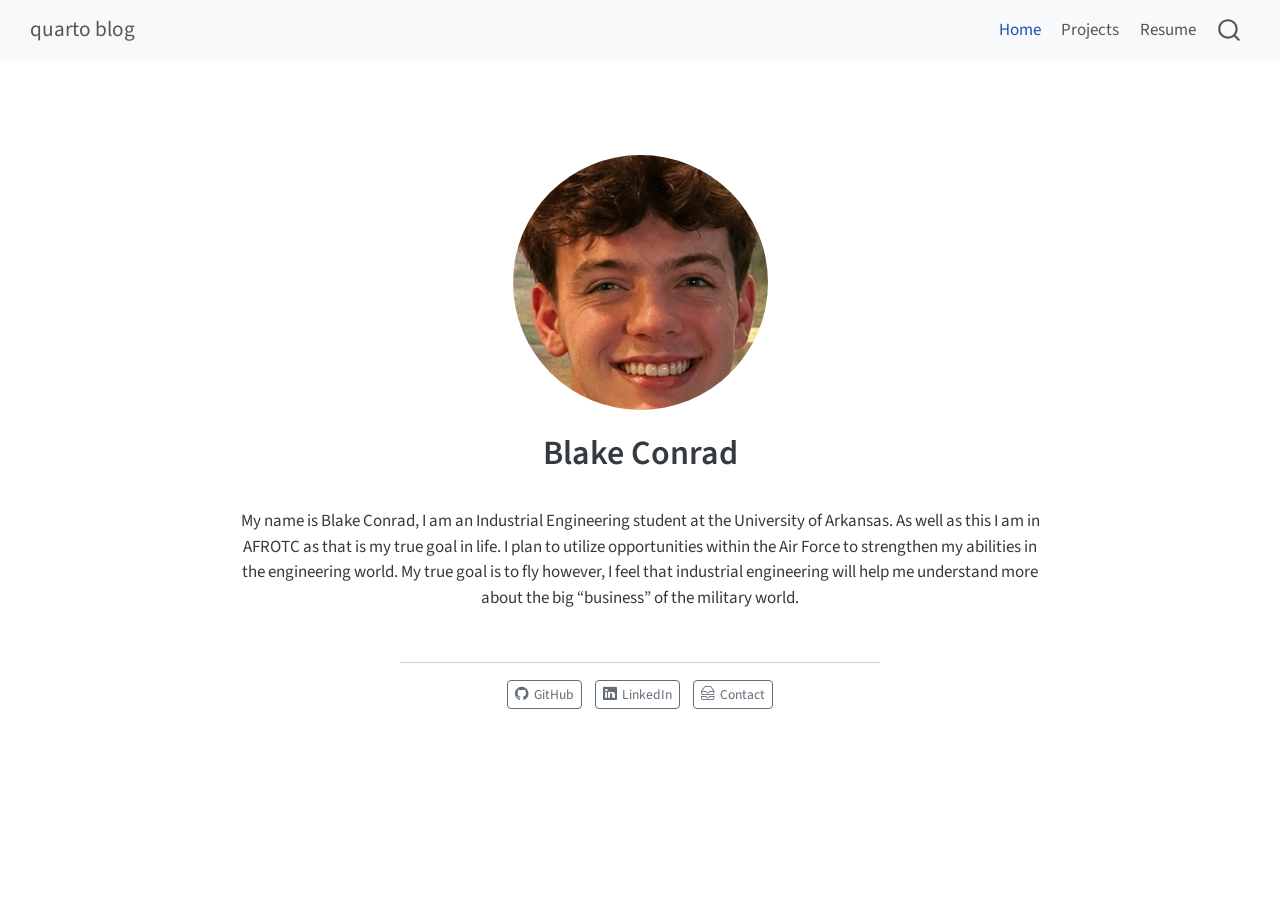
<file: docs/index.html>
<!DOCTYPE html>
<html xmlns="http://www.w3.org/1999/xhtml" lang="en" xml:lang="en"><head>

<meta charset="utf-8">
<meta name="generator" content="quarto-1.9.38">

<meta name="viewport" content="width=device-width, initial-scale=1.0, user-scalable=yes">


<title>Blake Conrad – quarto blog</title>
<style>
/* Default styles provided by pandoc.
** See https://pandoc.org/MANUAL.html#variables-for-html for config info.
*/
code{white-space: pre-wrap;}
span.smallcaps{font-variant: small-caps;}
div.columns{display: flex; gap: min(4vw, 1.5em);}
div.column{flex: auto; overflow-x: auto;}
div.hanging-indent{margin-left: 1.5em; text-indent: -1.5em;}
ul.task-list{list-style: none;}
ul.task-list li input[type="checkbox"] {
  width: 0.8em;
  margin: 0 0.8em 0.2em -1em; /* quarto-specific, see https://github.com/quarto-dev/quarto-cli/issues/4556 */ 
  vertical-align: middle;
}
</style>


<script src="site_libs/quarto-nav/quarto-nav.js"></script>
<script src="site_libs/quarto-nav/headroom.min.js"></script>
<script src="site_libs/clipboard/clipboard.min.js"></script>
<script src="site_libs/quarto-search/autocomplete.umd.js"></script>
<script src="site_libs/quarto-search/fuse.min.js"></script>
<script src="site_libs/quarto-search/quarto-search.js"></script>
<meta name="quarto:offset" content="./">
<script src="site_libs/quarto-html/quarto.js" type="module"></script>
<script src="site_libs/quarto-html/tabsets/tabsets.js" type="module"></script>
<script src="site_libs/quarto-html/popper.min.js"></script>
<script src="site_libs/quarto-html/tippy.umd.min.js"></script>
<link href="site_libs/quarto-html/tippy.css" rel="stylesheet">
<link href="site_libs/quarto-html/quarto-syntax-highlighting-15634bcf2e68342d4ad2dfa704d543f6.css" rel="stylesheet" id="quarto-text-highlighting-styles">
<script src="site_libs/bootstrap/bootstrap.min.js"></script>
<link href="site_libs/bootstrap/bootstrap-icons.css" rel="stylesheet">
<link href="site_libs/bootstrap/bootstrap-a0f9fd0d421825b736dc1bbcbcba2219.min.css" rel="stylesheet" append-hash="true" id="quarto-bootstrap" data-mode="light">
<script id="quarto-search-options" type="application/json">{
  "location": "navbar",
  "copy-button": false,
  "collapse-after": 3,
  "panel-placement": "end",
  "type": "overlay",
  "limit": 50,
  "keyboard-shortcut": [
    "f",
    "/",
    "s"
  ],
  "show-item-context": false,
  "language": {
    "search-no-results-text": "No results",
    "search-matching-documents-text": "matching documents",
    "search-copy-link-title": "Copy link to search",
    "search-hide-matches-text": "Hide additional matches",
    "search-more-match-text": "more match in this document",
    "search-more-matches-text": "more matches in this document",
    "search-clear-button-title": "Clear",
    "search-text-placeholder": "",
    "search-detached-cancel-button-title": "Cancel",
    "search-submit-button-title": "Submit",
    "search-label": "Search"
  }
}</script>


<link rel="stylesheet" href="styles.css">
</head>

<body class="nav-fixed fullcontent quarto-light">

<div id="quarto-search-results"></div>
  <header id="quarto-header" class="headroom fixed-top">
    <nav class="navbar navbar-expand-lg " data-bs-theme="dark">
      <div class="navbar-container container-fluid">
      <div class="navbar-brand-container mx-auto">
    <a class="navbar-brand" href="./index.html">
    <span class="navbar-title">quarto blog</span>
    </a>
  </div>
            <div id="quarto-search" class="" title="Search"></div>
          <button class="navbar-toggler" type="button" data-bs-toggle="collapse" data-bs-target="#navbarCollapse" aria-controls="navbarCollapse" role="menu" aria-expanded="false" aria-label="Toggle navigation" onclick="if (window.quartoToggleHeadroom) { window.quartoToggleHeadroom(); }">
  <span class="navbar-toggler-icon"></span>
</button>
          <div class="collapse navbar-collapse" id="navbarCollapse">
            <ul class="navbar-nav navbar-nav-scroll ms-auto">
  <li class="nav-item">
    <a class="nav-link active" href="./index.html" aria-current="page"> 
<span class="menu-text">Home</span></a>
  </li>  
  <li class="nav-item">
    <a class="nav-link" href="./projects.html"> 
<span class="menu-text">Projects</span></a>
  </li>  
  <li class="nav-item">
    <a class="nav-link" href="./resume.html"> 
<span class="menu-text">Resume</span></a>
  </li>  
</ul>
          </div> <!-- /navcollapse -->
            <div class="quarto-navbar-tools">
</div>
      </div> <!-- /container-fluid -->
    </nav>
</header>
<!-- content -->
<div id="quarto-content" class="quarto-container page-columns page-rows-contents page-layout-article page-navbar">
<!-- sidebar -->
<!-- margin-sidebar -->
    
<!-- main -->
<div class="quarto-about-jolla">
  <img src="Headshot.jpg" class="about-image
  round " style="height: 15em; width: 15em;">
 <header id="title-block-header" class="quarto-title-block default">
<div class="quarto-title">
<h1 class="title">Blake Conrad</h1>
</div>
<div class="quarto-title-meta">
  </div>
</header><main class="content" id="quarto-document-content">
<p>My name is Blake Conrad, I am an Industrial Engineering student at the University of Arkansas. As well as this I am in AFROTC as that is my true goal in life. I plan to utilize opportunities within the Air Force to strengthen my abilities in the engineering world. My true goal is to fly however, I feel that industrial engineering will help me understand more about the big “business” of the military world.</p>


</main> 
  <hr class="about-sep">
   <div class="about-links">
  <a href="https://github.com/Blake12340" class="about-link" rel="" target="">
    <i class="bi bi-github"></i>
     <span class="about-link-text">GitHub</span>
  </a>
  <a href="https://www.linkedin.com/in/blake-conrad-alexander-88364a440/?isSelfProfile=true&amp;trk=public-profile-join-page" class="about-link" rel="" target="">
    <i class="bi bi-linkedin"></i>
     <span class="about-link-text">LinkedIn</span>
  </a>
  <a href="mailto:blake.conrad1206@gmail.com" class="about-link" rel="" target="">
    <i class="bi bi-inboxes"></i>
     <span class="about-link-text">Contact</span>
  </a>
</div>
</div>
 <!-- /main -->
<script id="quarto-html-after-body" type="application/javascript">
  window.document.addEventListener("DOMContentLoaded", function (event) {
    const isCodeAnnotation = (el) => {
      for (const clz of el.classList) {
        if (clz.startsWith('code-annotation-')) {                     
          return true;
        }
      }
      return false;
    }
    const onCopySuccess = function(e) {
      // button target
      const button = e.trigger;
      // don't keep focus
      button.blur();
      // flash "checked"
      button.classList.add('code-copy-button-checked');
      var currentTitle = button.getAttribute("title");
      button.setAttribute("title", "Copied!");
      let tooltip;
      if (window.bootstrap) {
        button.setAttribute("data-bs-toggle", "tooltip");
        button.setAttribute("data-bs-placement", "left");
        button.setAttribute("data-bs-title", "Copied!");
        tooltip = new bootstrap.Tooltip(button, 
          { trigger: "manual", 
            customClass: "code-copy-button-tooltip",
            offset: [0, -8]});
        tooltip.show();    
      }
      setTimeout(function() {
        if (tooltip) {
          tooltip.hide();
          button.removeAttribute("data-bs-title");
          button.removeAttribute("data-bs-toggle");
          button.removeAttribute("data-bs-placement");
        }
        button.setAttribute("title", currentTitle);
        button.classList.remove('code-copy-button-checked');
      }, 1000);
      // clear code selection
      e.clearSelection();
    }
    const getTextToCopy = function(trigger) {
      const outerScaffold = trigger.parentElement.cloneNode(true);
      const codeEl = outerScaffold.querySelector('code');
      for (const childEl of codeEl.children) {
        if (isCodeAnnotation(childEl)) {
          childEl.remove();
        }
      }
      return codeEl.innerText;
    }
    const clipboard = new window.ClipboardJS('.code-copy-button:not([data-in-quarto-modal])', {
      text: getTextToCopy
    });
    clipboard.on('success', onCopySuccess);
    if (window.document.getElementById('quarto-embedded-source-code-modal')) {
      const clipboardModal = new window.ClipboardJS('.code-copy-button[data-in-quarto-modal]', {
        text: getTextToCopy,
        container: window.document.getElementById('quarto-embedded-source-code-modal')
      });
      clipboardModal.on('success', onCopySuccess);
    }
      var localhostRegex = new RegExp(/^(?:http|https):\/\/localhost\:?[0-9]*\//);
      var mailtoRegex = new RegExp(/^mailto:/);
        var filterRegex = new RegExp('/' + window.location.host + '/');
      var isInternal = (href) => {
          return filterRegex.test(href) || localhostRegex.test(href) || mailtoRegex.test(href);
      }
      // Inspect non-navigation links and adorn them if external
     var links = window.document.querySelectorAll('a[href]:not(.nav-link):not(.navbar-brand):not(.toc-action):not(.sidebar-link):not(.sidebar-item-toggle):not(.pagination-link):not(.no-external):not([aria-hidden]):not(.dropdown-item):not(.quarto-navigation-tool):not(.about-link)');
      for (var i=0; i<links.length; i++) {
        const link = links[i];
        if (!isInternal(link.href)) {
          // undo the damage that might have been done by quarto-nav.js in the case of
          // links that we want to consider external
          if (link.dataset.originalHref !== undefined) {
            link.href = link.dataset.originalHref;
          }
        }
      }
    function tippyHover(el, contentFn, onTriggerFn, onUntriggerFn) {
      const config = {
        allowHTML: true,
        maxWidth: 500,
        delay: 100,
        arrow: false,
        appendTo: function(el) {
            return el.parentElement;
        },
        interactive: true,
        interactiveBorder: 10,
        theme: 'quarto',
        placement: 'bottom-start',
      };
      if (contentFn) {
        config.content = contentFn;
      }
      if (onTriggerFn) {
        config.onTrigger = onTriggerFn;
      }
      if (onUntriggerFn) {
        config.onUntrigger = onUntriggerFn;
      }
      window.tippy(el, config); 
    }
    const noterefs = window.document.querySelectorAll('a[role="doc-noteref"]');
    for (var i=0; i<noterefs.length; i++) {
      const ref = noterefs[i];
      tippyHover(ref, function() {
        // use id or data attribute instead here
        let href = ref.getAttribute('data-footnote-href') || ref.getAttribute('href');
        try { href = new URL(href).hash; } catch {}
        const id = href.replace(/^#\/?/, "");
        const note = window.document.getElementById(id);
        if (note) {
          return note.innerHTML;
        } else {
          return "";
        }
      });
    }
    const xrefs = window.document.querySelectorAll('a.quarto-xref');
    const processXRef = (id, note) => {
      // Strip column container classes
      const stripColumnClz = (el) => {
        el.classList.remove("page-full", "page-columns");
        if (el.children) {
          for (const child of el.children) {
            stripColumnClz(child);
          }
        }
      }
      stripColumnClz(note)
      if (id === null || id.startsWith('sec-')) {
        // Special case sections, only their first couple elements
        const container = document.createElement("div");
        if (note.children && note.children.length > 2) {
          container.appendChild(note.children[0].cloneNode(true));
          for (let i = 1; i < note.children.length; i++) {
            const child = note.children[i];
            if (child.tagName === "P" && child.innerText === "") {
              continue;
            } else {
              container.appendChild(child.cloneNode(true));
              break;
            }
          }
          if (window.Quarto?.typesetMath) {
            window.Quarto.typesetMath(container);
          }
          return container.innerHTML
        } else {
          if (window.Quarto?.typesetMath) {
            window.Quarto.typesetMath(note);
          }
          return note.innerHTML;
        }
      } else {
        // Remove any anchor links if they are present
        const anchorLink = note.querySelector('a.anchorjs-link');
        if (anchorLink) {
          anchorLink.remove();
        }
        if (window.Quarto?.typesetMath) {
          window.Quarto.typesetMath(note);
        }
        if (note.classList.contains("callout")) {
          return note.outerHTML;
        } else {
          return note.innerHTML;
        }
      }
    }
    for (var i=0; i<xrefs.length; i++) {
      const xref = xrefs[i];
      tippyHover(xref, undefined, function(instance) {
        instance.disable();
        let url = xref.getAttribute('href');
        let hash = undefined; 
        if (url.startsWith('#')) {
          hash = url;
        } else {
          try { hash = new URL(url).hash; } catch {}
        }
        if (hash) {
          const id = hash.replace(/^#\/?/, "");
          const note = window.document.getElementById(id);
          if (note !== null) {
            try {
              const html = processXRef(id, note.cloneNode(true));
              instance.setContent(html);
            } finally {
              instance.enable();
              instance.show();
            }
          } else {
            // See if we can fetch this
            fetch(url.split('#')[0])
            .then(res => res.text())
            .then(html => {
              const parser = new DOMParser();
              const htmlDoc = parser.parseFromString(html, "text/html");
              const note = htmlDoc.getElementById(id);
              if (note !== null) {
                const html = processXRef(id, note);
                instance.setContent(html);
              } 
            }).finally(() => {
              instance.enable();
              instance.show();
            });
          }
        } else {
          // See if we can fetch a full url (with no hash to target)
          // This is a special case and we should probably do some content thinning / targeting
          fetch(url)
          .then(res => res.text())
          .then(html => {
            const parser = new DOMParser();
            const htmlDoc = parser.parseFromString(html, "text/html");
            const note = htmlDoc.querySelector('main.content');
            if (note !== null) {
              // This should only happen for chapter cross references
              // (since there is no id in the URL)
              // remove the first header
              if (note.children.length > 0 && note.children[0].tagName === "HEADER") {
                note.children[0].remove();
              }
              const html = processXRef(null, note);
              instance.setContent(html);
            } 
          }).finally(() => {
            instance.enable();
            instance.show();
          });
        }
      }, function(instance) {
      });
    }
        let selectedAnnoteEl;
        const selectorForAnnotation = ( cell, annotation) => {
          let cellAttr = 'data-code-cell="' + cell + '"';
          let lineAttr = 'data-code-annotation="' +  annotation + '"';
          const selector = 'span[' + cellAttr + '][' + lineAttr + ']';
          return selector;
        }
        const selectCodeLines = (annoteEl) => {
          const doc = window.document;
          const targetCell = annoteEl.getAttribute("data-target-cell");
          const targetAnnotation = annoteEl.getAttribute("data-target-annotation");
          const annoteSpan = window.document.querySelector(selectorForAnnotation(targetCell, targetAnnotation));
          const lines = annoteSpan.getAttribute("data-code-lines").split(",");
          const lineIds = lines.map((line) => {
            return targetCell + "-" + line;
          })
          let top = null;
          let height = null;
          let parent = null;
          if (lineIds.length > 0) {
              //compute the position of the single el (top and bottom and make a div)
              const el = window.document.getElementById(lineIds[0]);
              top = el.offsetTop;
              height = el.offsetHeight;
              parent = el.parentElement.parentElement;
            if (lineIds.length > 1) {
              const lastEl = window.document.getElementById(lineIds[lineIds.length - 1]);
              const bottom = lastEl.offsetTop + lastEl.offsetHeight;
              height = bottom - top;
            }
            if (top !== null && height !== null && parent !== null) {
              // cook up a div (if necessary) and position it 
              let div = window.document.getElementById("code-annotation-line-highlight");
              if (div === null) {
                div = window.document.createElement("div");
                div.setAttribute("id", "code-annotation-line-highlight");
                div.style.position = 'absolute';
                parent.appendChild(div);
              }
              div.style.top = top - 2 + "px";
              div.style.height = height + 4 + "px";
              div.style.left = 0;
              let gutterDiv = window.document.getElementById("code-annotation-line-highlight-gutter");
              if (gutterDiv === null) {
                gutterDiv = window.document.createElement("div");
                gutterDiv.setAttribute("id", "code-annotation-line-highlight-gutter");
                gutterDiv.style.position = 'absolute';
                const codeCell = window.document.getElementById(targetCell);
                const gutter = codeCell.querySelector('.code-annotation-gutter');
                gutter.appendChild(gutterDiv);
              }
              gutterDiv.style.top = top - 2 + "px";
              gutterDiv.style.height = height + 4 + "px";
            }
            selectedAnnoteEl = annoteEl;
          }
        };
        const unselectCodeLines = () => {
          const elementsIds = ["code-annotation-line-highlight", "code-annotation-line-highlight-gutter"];
          elementsIds.forEach((elId) => {
            const div = window.document.getElementById(elId);
            if (div) {
              div.remove();
            }
          });
          selectedAnnoteEl = undefined;
        };
          // Handle positioning of the toggle
      window.addEventListener(
        "resize",
        throttle(() => {
          elRect = undefined;
          if (selectedAnnoteEl) {
            selectCodeLines(selectedAnnoteEl);
          }
        }, 10)
      );
      function throttle(fn, ms) {
      let throttle = false;
      let timer;
        return (...args) => {
          if(!throttle) { // first call gets through
              fn.apply(this, args);
              throttle = true;
          } else { // all the others get throttled
              if(timer) clearTimeout(timer); // cancel #2
              timer = setTimeout(() => {
                fn.apply(this, args);
                timer = throttle = false;
              }, ms);
          }
        };
      }
        // Attach click handler to the DT
        const annoteDls = window.document.querySelectorAll('dt[data-target-cell]');
        for (const annoteDlNode of annoteDls) {
          annoteDlNode.addEventListener('click', (event) => {
            const clickedEl = event.target;
            if (clickedEl !== selectedAnnoteEl) {
              unselectCodeLines();
              const activeEl = window.document.querySelector('dt[data-target-cell].code-annotation-active');
              if (activeEl) {
                activeEl.classList.remove('code-annotation-active');
              }
              selectCodeLines(clickedEl);
              clickedEl.classList.add('code-annotation-active');
            } else {
              // Unselect the line
              unselectCodeLines();
              clickedEl.classList.remove('code-annotation-active');
            }
          });
        }
    const findCites = (el) => {
      const parentEl = el.parentElement;
      if (parentEl) {
        const cites = parentEl.dataset.cites;
        if (cites) {
          return {
            el,
            cites: cites.split(' ')
          };
        } else {
          return findCites(el.parentElement)
        }
      } else {
        return undefined;
      }
    };
    var bibliorefs = window.document.querySelectorAll('a[role="doc-biblioref"]');
    for (var i=0; i<bibliorefs.length; i++) {
      const ref = bibliorefs[i];
      const citeInfo = findCites(ref);
      if (citeInfo) {
        tippyHover(citeInfo.el, function() {
          var popup = window.document.createElement('div');
          citeInfo.cites.forEach(function(cite) {
            var citeDiv = window.document.createElement('div');
            citeDiv.classList.add('hanging-indent');
            citeDiv.classList.add('csl-entry');
            var biblioDiv = window.document.getElementById('ref-' + cite);
            if (biblioDiv) {
              citeDiv.innerHTML = biblioDiv.innerHTML;
            }
            popup.appendChild(citeDiv);
          });
          return popup.innerHTML;
        });
      }
    }
  });
  </script>
</div> <!-- /content -->




</body></html>
</file>
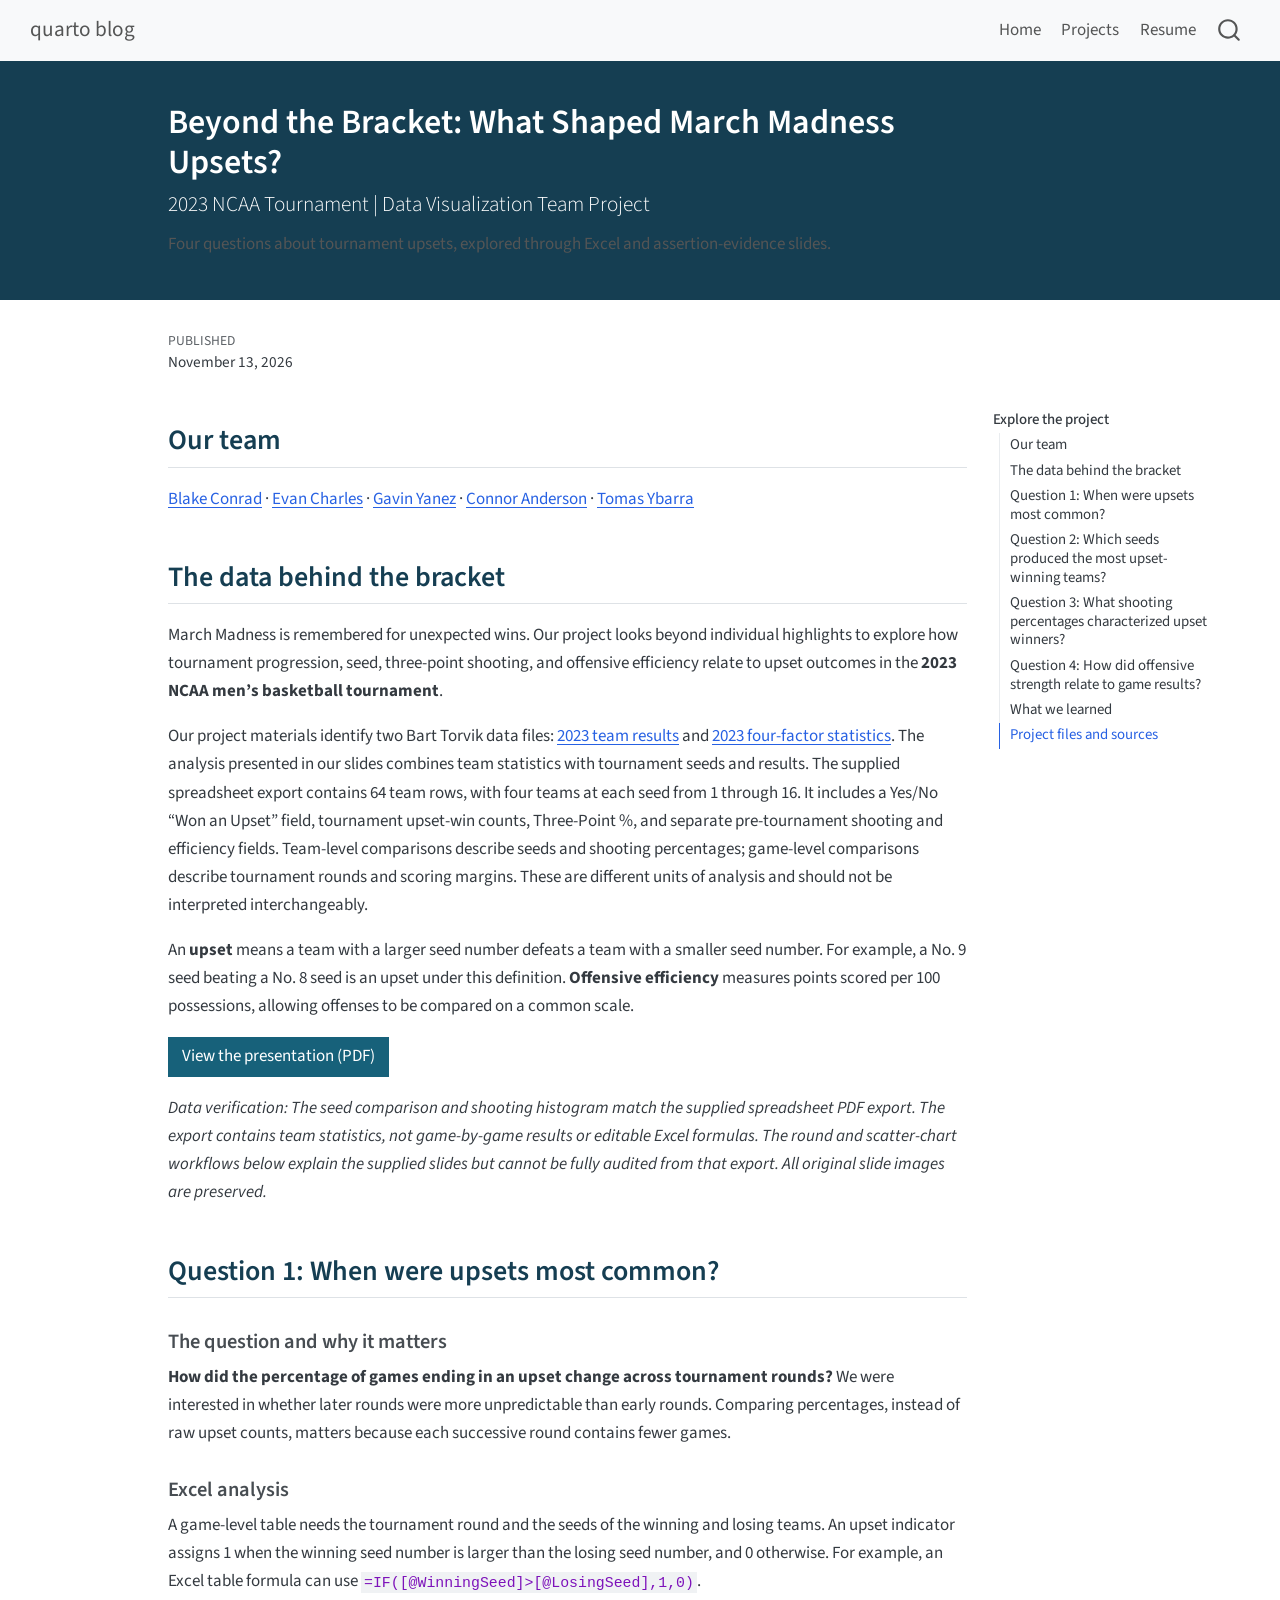
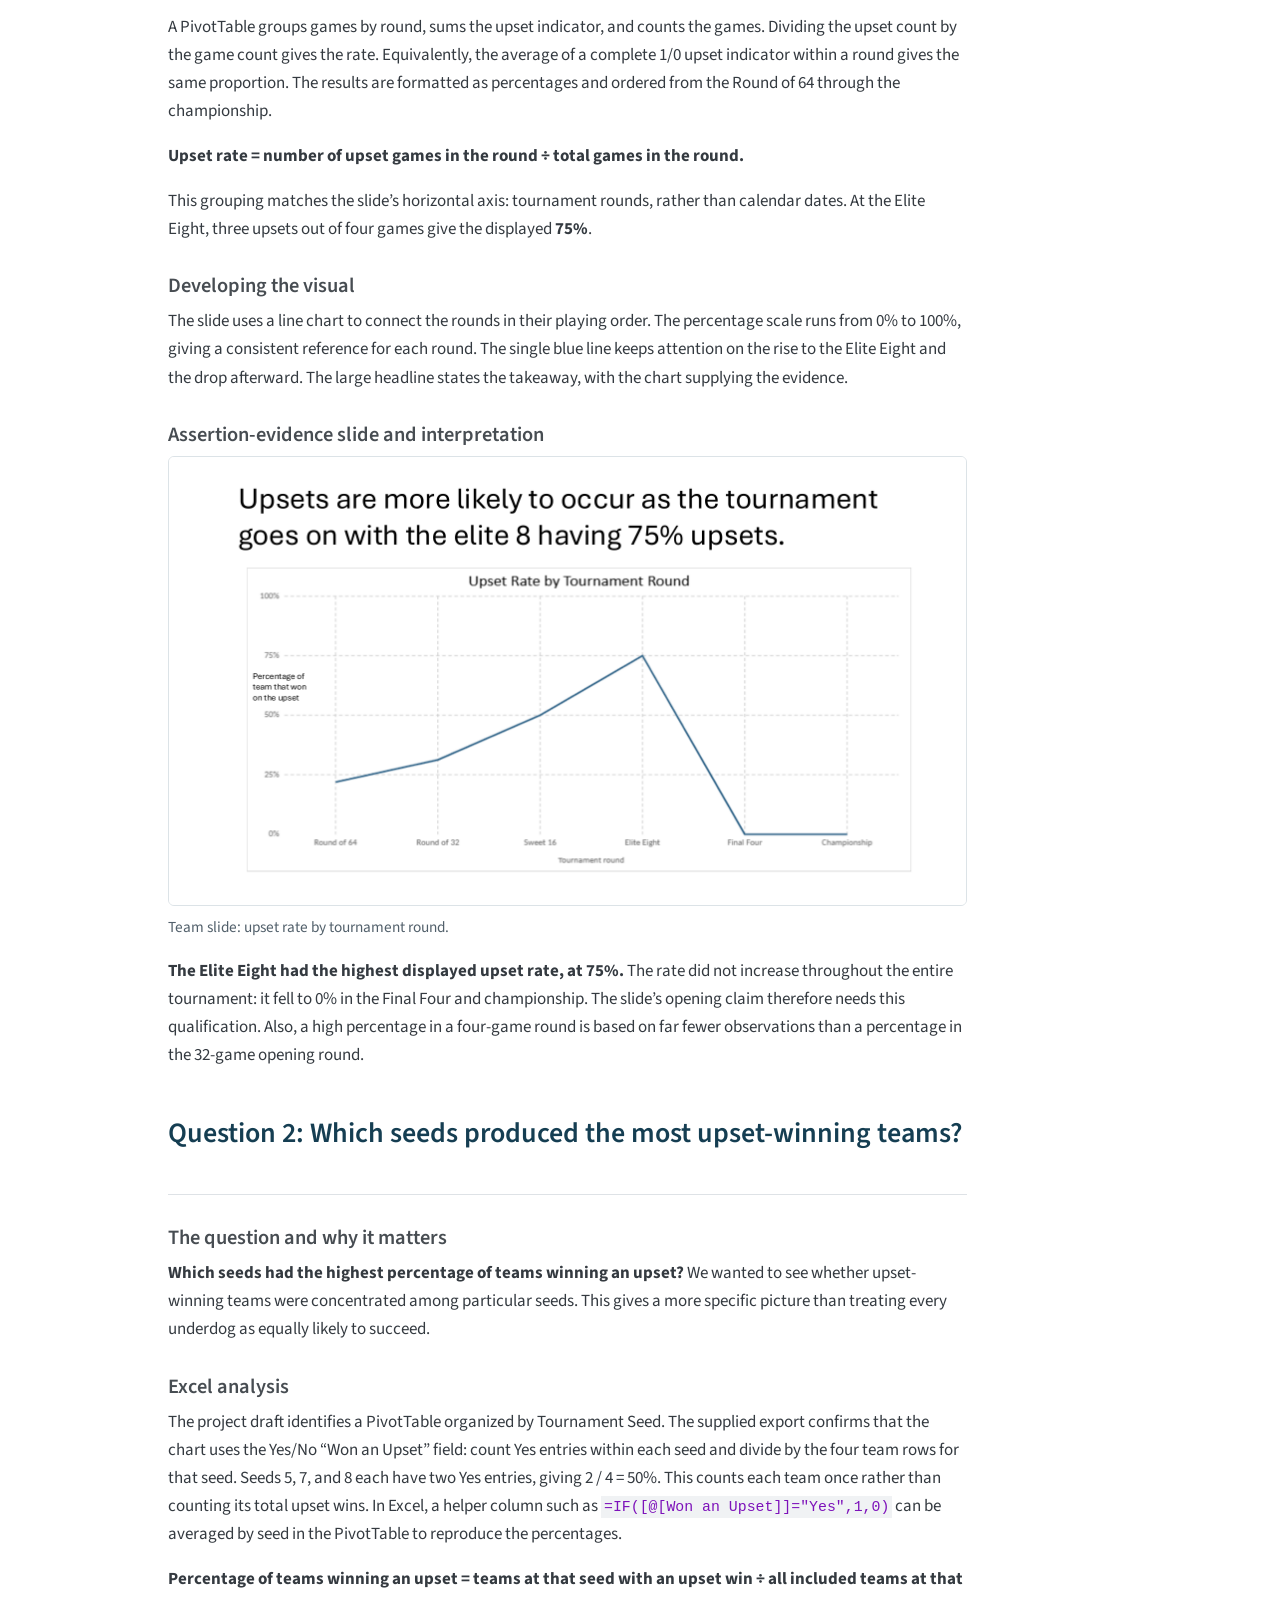
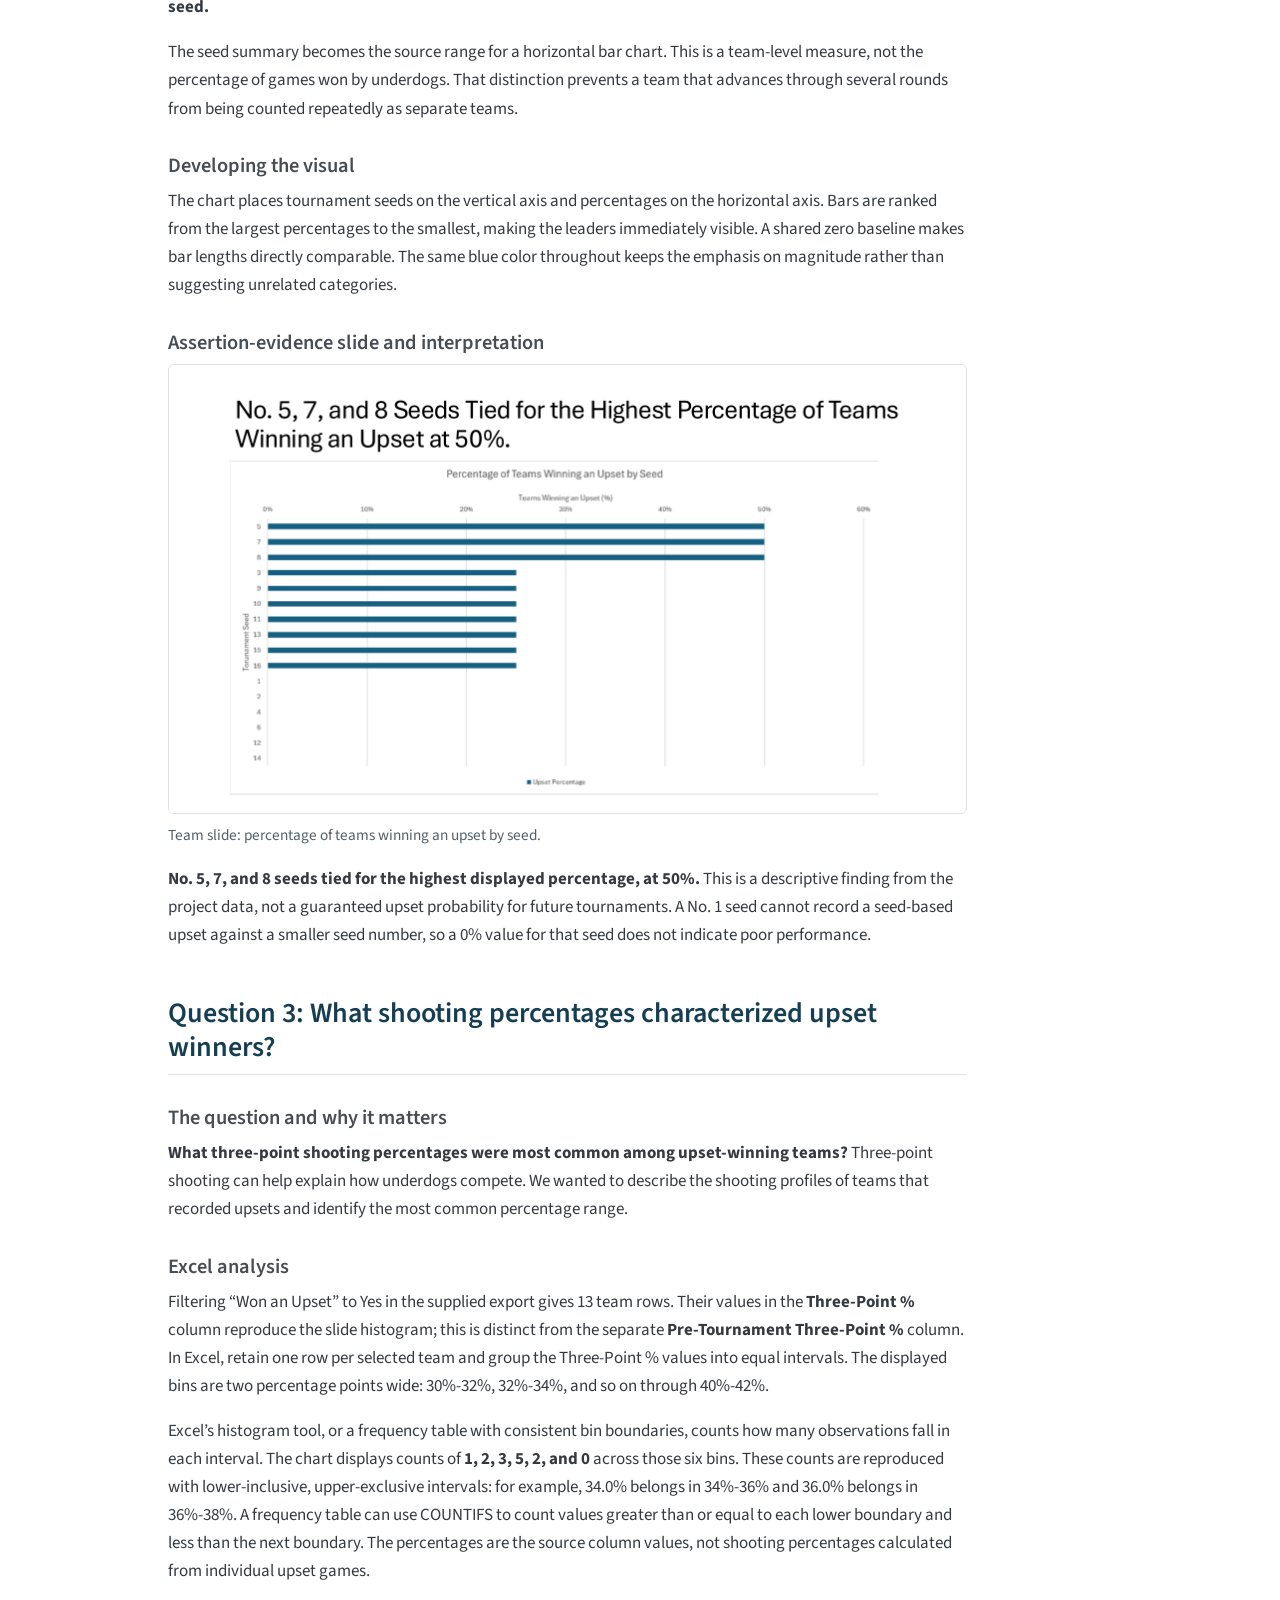
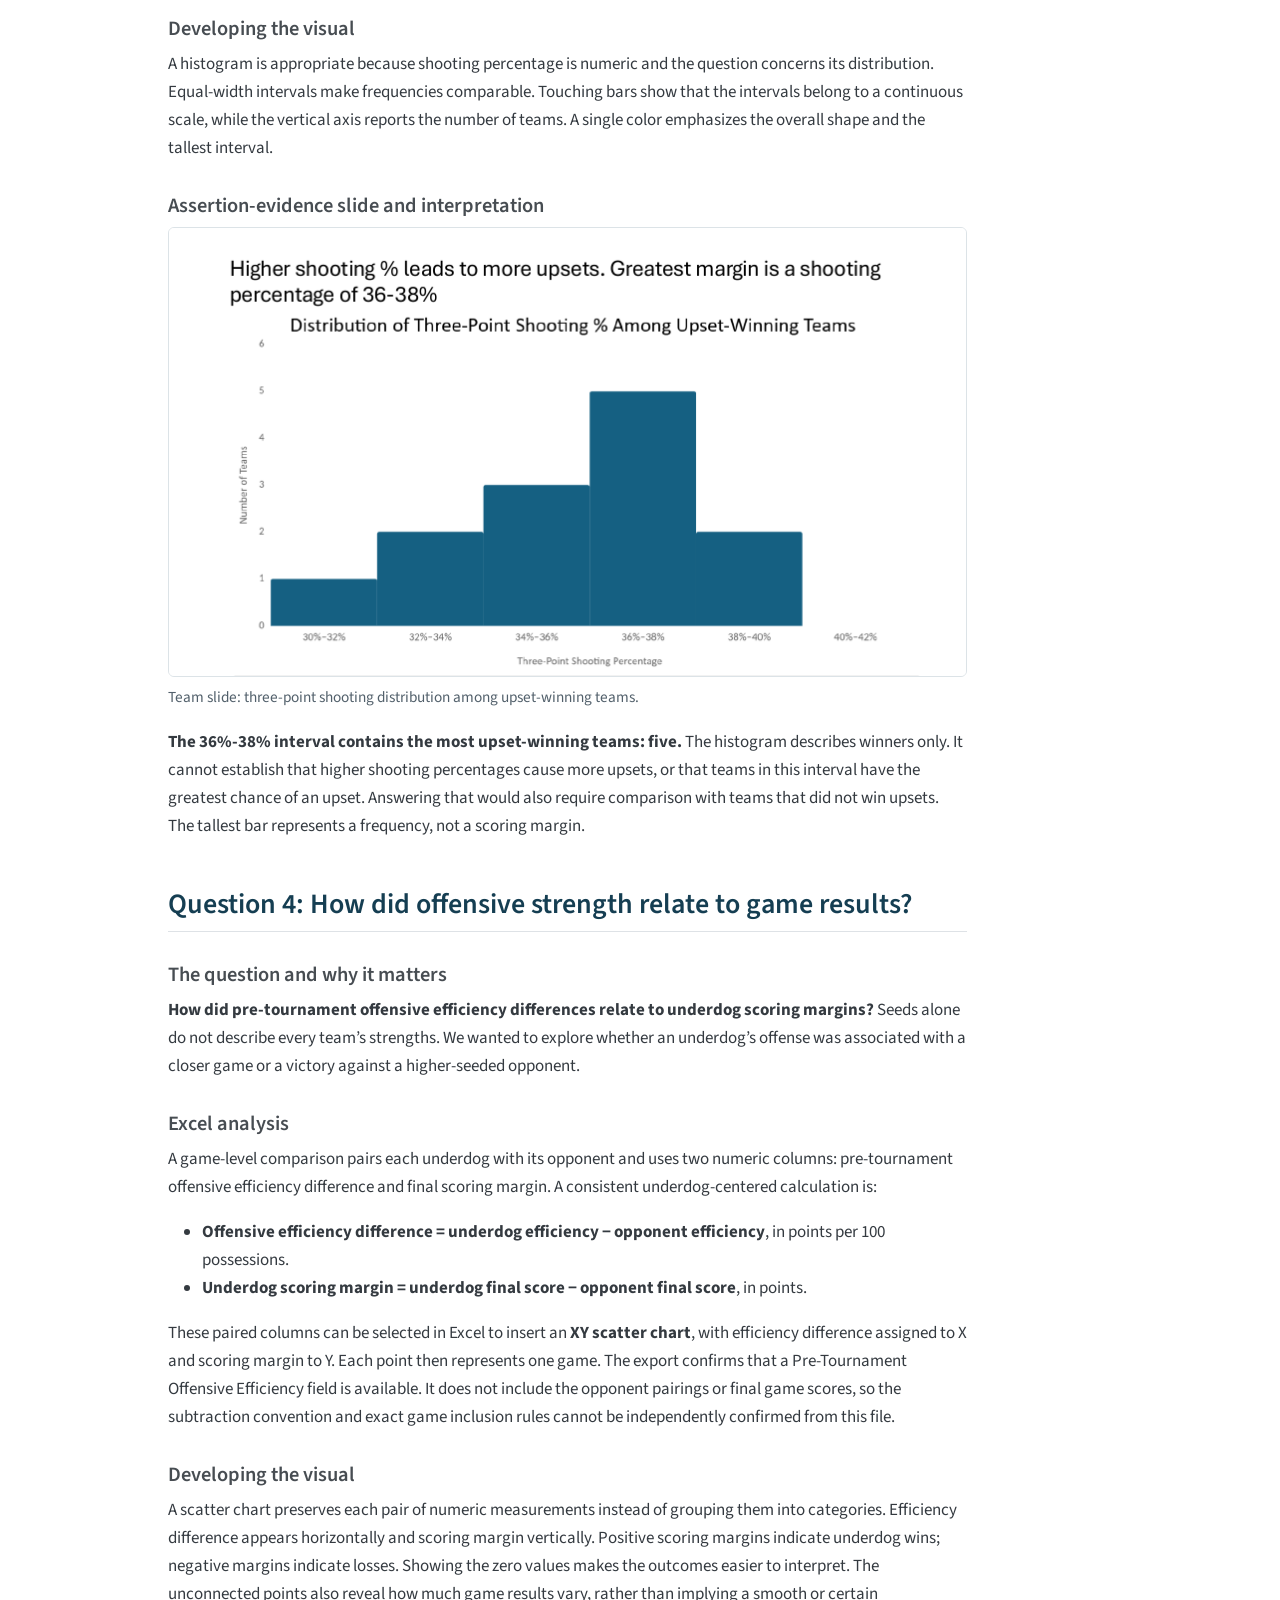
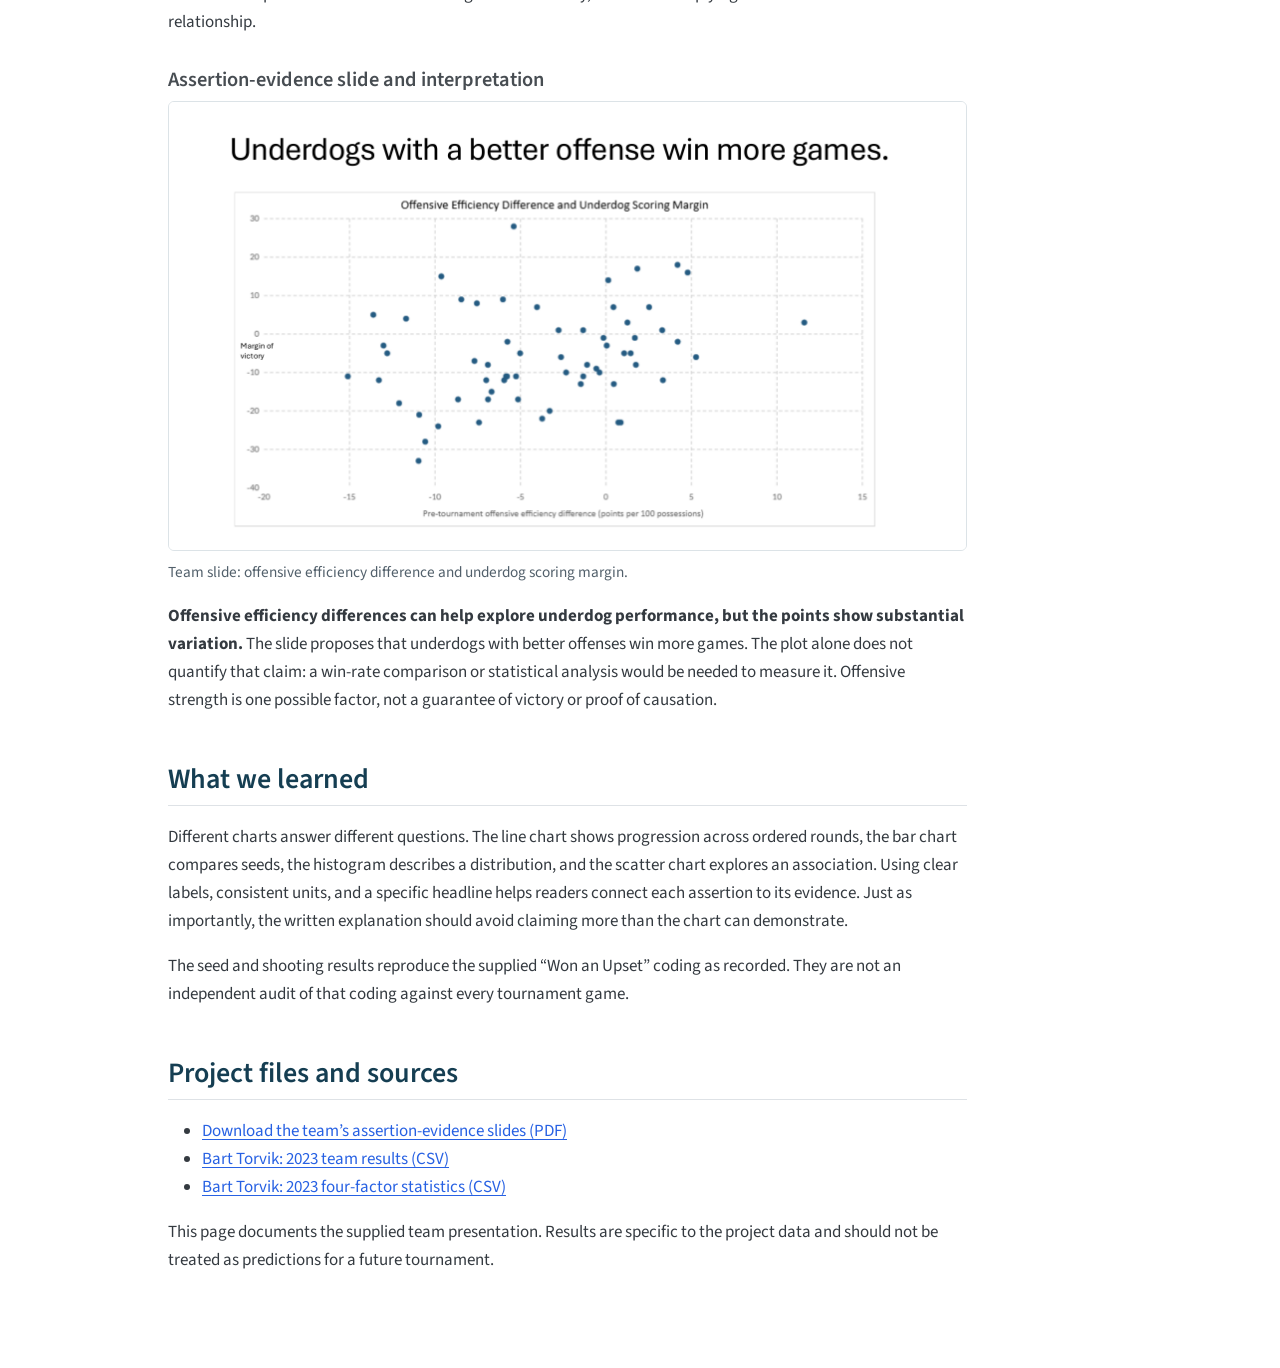
<file: docs/posts/march-madness/index.html>
<!DOCTYPE html>
<html xmlns="http://www.w3.org/1999/xhtml" lang="en" xml:lang="en"><head>

<meta charset="utf-8">
<meta name="generator" content="quarto-1.9.38">

<meta name="viewport" content="width=device-width, initial-scale=1.0, user-scalable=yes">

<meta name="dcterms.date" content="2026-11-13">
<meta name="description" content="Four questions about tournament upsets, explored through Excel and assertion-evidence slides.">

<title>Beyond the Bracket: What Shaped March Madness Upsets? – quarto blog</title>
<style>
/* Default styles provided by pandoc.
** See https://pandoc.org/MANUAL.html#variables-for-html for config info.
*/
code{white-space: pre-wrap;}
span.smallcaps{font-variant: small-caps;}
div.columns{display: flex; gap: min(4vw, 1.5em);}
div.column{flex: auto; overflow-x: auto;}
div.hanging-indent{margin-left: 1.5em; text-indent: -1.5em;}
ul.task-list{list-style: none;}
ul.task-list li input[type="checkbox"] {
  width: 0.8em;
  margin: 0 0.8em 0.2em -1em; /* quarto-specific, see https://github.com/quarto-dev/quarto-cli/issues/4556 */ 
  vertical-align: middle;
}
</style>


<script src="../../site_libs/quarto-nav/quarto-nav.js"></script>
<script src="../../site_libs/quarto-nav/headroom.min.js"></script>
<script src="../../site_libs/clipboard/clipboard.min.js"></script>
<script src="../../site_libs/quarto-search/autocomplete.umd.js"></script>
<script src="../../site_libs/quarto-search/fuse.min.js"></script>
<script src="../../site_libs/quarto-search/quarto-search.js"></script>
<meta name="quarto:offset" content="../../">
<script src="../../site_libs/quarto-html/quarto.js" type="module"></script>
<script src="../../site_libs/quarto-html/tabsets/tabsets.js" type="module"></script>
<script src="../../site_libs/quarto-html/popper.min.js"></script>
<script src="../../site_libs/quarto-html/tippy.umd.min.js"></script>
<script src="../../site_libs/quarto-html/anchor.min.js"></script>
<link href="../../site_libs/quarto-html/tippy.css" rel="stylesheet">
<link href="../../site_libs/quarto-html/quarto-syntax-highlighting-15634bcf2e68342d4ad2dfa704d543f6.css" rel="stylesheet" id="quarto-text-highlighting-styles">
<script src="../../site_libs/bootstrap/bootstrap.min.js"></script>
<link href="../../site_libs/bootstrap/bootstrap-icons.css" rel="stylesheet">
<link href="../../site_libs/bootstrap/bootstrap-a0f9fd0d421825b736dc1bbcbcba2219.min.css" rel="stylesheet" append-hash="true" id="quarto-bootstrap" data-mode="light">
<script src="../../site_libs/quarto-contrib/glightbox/glightbox.min.js"></script>
<link href="../../site_libs/quarto-contrib/glightbox/glightbox.min.css" rel="stylesheet">
<link href="../../site_libs/quarto-contrib/glightbox/lightbox.css" rel="stylesheet">
<script id="quarto-search-options" type="application/json">{
  "location": "navbar",
  "copy-button": false,
  "collapse-after": 3,
  "panel-placement": "end",
  "type": "overlay",
  "limit": 50,
  "keyboard-shortcut": [
    "f",
    "/",
    "s"
  ],
  "show-item-context": false,
  "language": {
    "search-no-results-text": "No results",
    "search-matching-documents-text": "matching documents",
    "search-copy-link-title": "Copy link to search",
    "search-hide-matches-text": "Hide additional matches",
    "search-more-match-text": "more match in this document",
    "search-more-matches-text": "more matches in this document",
    "search-clear-button-title": "Clear",
    "search-text-placeholder": "",
    "search-detached-cancel-button-title": "Cancel",
    "search-submit-button-title": "Submit",
    "search-label": "Search"
  }
}</script>


<link rel="stylesheet" href="../../styles.css">
<link rel="stylesheet" href="project.css">
</head>

<body class="nav-fixed quarto-light">

<div id="quarto-search-results"></div>
  <header id="quarto-header" class="headroom fixed-top quarto-banner">
    <nav class="navbar navbar-expand-lg " data-bs-theme="dark">
      <div class="navbar-container container-fluid">
      <div class="navbar-brand-container mx-auto">
    <a class="navbar-brand" href="../../index.html">
    <span class="navbar-title">quarto blog</span>
    </a>
  </div>
            <div id="quarto-search" class="" title="Search"></div>
          <button class="navbar-toggler" type="button" data-bs-toggle="collapse" data-bs-target="#navbarCollapse" aria-controls="navbarCollapse" role="menu" aria-expanded="false" aria-label="Toggle navigation" onclick="if (window.quartoToggleHeadroom) { window.quartoToggleHeadroom(); }">
  <span class="navbar-toggler-icon"></span>
</button>
          <div class="collapse navbar-collapse" id="navbarCollapse">
            <ul class="navbar-nav navbar-nav-scroll ms-auto">
  <li class="nav-item">
    <a class="nav-link" href="../../index.html"> 
<span class="menu-text">Home</span></a>
  </li>  
  <li class="nav-item">
    <a class="nav-link" href="../../projects.html"> 
<span class="menu-text">Projects</span></a>
  </li>  
  <li class="nav-item">
    <a class="nav-link" href="../../resume.html"> 
<span class="menu-text">Resume</span></a>
  </li>  
</ul>
          </div> <!-- /navcollapse -->
            <div class="quarto-navbar-tools">
</div>
      </div> <!-- /container-fluid -->
    </nav>
</header>
<!-- content -->
<header id="title-block-header" class="quarto-title-block default page-columns page-full">
  <div class="quarto-title-banner page-columns page-full">
    <div class="quarto-title column-body">
      <h1 class="title">Beyond the Bracket: What Shaped March Madness Upsets?</h1>
            <p class="subtitle lead">2023 NCAA Tournament | Data Visualization Team Project</p>
                  <div>
        <div class="description">
          Four questions about tournament upsets, explored through Excel and assertion-evidence slides.
        </div>
      </div>
                </div>
  </div>
    
  
  <div class="quarto-title-meta">

      
      <div>
      <div class="quarto-title-meta-heading">Published</div>
      <div class="quarto-title-meta-contents">
        <p class="date">November 13, 2026</p>
      </div>
    </div>
    
      
    </div>
    
  
  </header><div id="quarto-content" class="quarto-container page-columns page-rows-contents page-layout-article page-navbar">
<!-- sidebar -->
<!-- margin-sidebar -->
    <div id="quarto-margin-sidebar" class="sidebar margin-sidebar">
        <nav id="TOC" role="doc-toc" class="toc-active">
    <h2 id="toc-title">Explore the project</h2>
   
  <ul class="collapse">
  <li><a href="#our-team" id="toc-our-team" class="nav-link active" data-scroll-target="#our-team">Our team</a></li>
  <li><a href="#the-data-behind-the-bracket" id="toc-the-data-behind-the-bracket" class="nav-link" data-scroll-target="#the-data-behind-the-bracket">The data behind the bracket</a></li>
  <li><a href="#question-1-when-were-upsets-most-common" id="toc-question-1-when-were-upsets-most-common" class="nav-link" data-scroll-target="#question-1-when-were-upsets-most-common">Question 1: When were upsets most common?</a></li>
  <li><a href="#question-2-which-seeds-produced-the-most-upset-winning-teams" id="toc-question-2-which-seeds-produced-the-most-upset-winning-teams" class="nav-link" data-scroll-target="#question-2-which-seeds-produced-the-most-upset-winning-teams">Question 2: Which seeds produced the most upset-winning teams?</a></li>
  <li><a href="#question-3-what-shooting-percentages-characterized-upset-winners" id="toc-question-3-what-shooting-percentages-characterized-upset-winners" class="nav-link" data-scroll-target="#question-3-what-shooting-percentages-characterized-upset-winners">Question 3: What shooting percentages characterized upset winners?</a></li>
  <li><a href="#question-4-how-did-offensive-strength-relate-to-game-results" id="toc-question-4-how-did-offensive-strength-relate-to-game-results" class="nav-link" data-scroll-target="#question-4-how-did-offensive-strength-relate-to-game-results">Question 4: How did offensive strength relate to game results?</a></li>
  <li><a href="#what-we-learned" id="toc-what-we-learned" class="nav-link" data-scroll-target="#what-we-learned">What we learned</a></li>
  <li><a href="#project-files-and-sources" id="toc-project-files-and-sources" class="nav-link" data-scroll-target="#project-files-and-sources">Project files and sources</a></li>
  </ul>
</nav>
    </div>
<!-- main -->
<main class="content quarto-banner-title-block" id="quarto-document-content">





<section id="our-team" class="level2">
<h2 class="anchored" data-anchor-id="our-team">Our team</h2>
<p><a href="https://blake12340.github.io/">Blake Conrad</a> · <a href="https://jevancharles.github.io/">Evan Charles</a> · <a href="https://gavin-yanez.github.io/">Gavin Yanez</a> · <a href="https://connor-a853.github.io/">Connor Anderson</a> · <a href="https://btybarra66.github.io/">Tomas Ybarra</a></p>
</section>
<section id="the-data-behind-the-bracket" class="level2">
<h2 class="anchored" data-anchor-id="the-data-behind-the-bracket">The data behind the bracket</h2>
<p>March Madness is remembered for unexpected wins. Our project looks beyond individual highlights to explore how tournament progression, seed, three-point shooting, and offensive efficiency relate to upset outcomes in the <strong>2023 NCAA men’s basketball tournament</strong>.</p>
<p>Our project materials identify two Bart Torvik data files: <a href="https://barttorvik.com/2023_team_results.csv">2023 team results</a> and <a href="https://barttorvik.com/2023_fffinal.csv">2023 four-factor statistics</a>. The analysis presented in our slides combines team statistics with tournament seeds and results. The supplied spreadsheet export contains 64 team rows, with four teams at each seed from 1 through 16. It includes a Yes/No “Won an Upset” field, tournament upset-win counts, Three-Point %, and separate pre-tournament shooting and efficiency fields. Team-level comparisons describe seeds and shooting percentages; game-level comparisons describe tournament rounds and scoring margins. These are different units of analysis and should not be interpreted interchangeably.</p>
<p>An <strong>upset</strong> means a team with a larger seed number defeats a team with a smaller seed number. For example, a No.&nbsp;9 seed beating a No.&nbsp;8 seed is an upset under this definition. <strong>Offensive efficiency</strong> measures points scored per 100 possessions, allowing offenses to be compared on a common scale.</p>
<p><a href="march-madness-slides.pdf" class="btn btn-primary">View the presentation (PDF)</a></p>
<p><em>Data verification: The seed comparison and shooting histogram match the supplied spreadsheet PDF export. The export contains team statistics, not game-by-game results or editable Excel formulas. The round and scatter-chart workflows below explain the supplied slides but cannot be fully audited from that export. All original slide images are preserved.</em></p>
</section>
<section id="question-1-when-were-upsets-most-common" class="level2">
<h2 class="anchored" data-anchor-id="question-1-when-were-upsets-most-common">Question 1: When were upsets most common?</h2>
<section id="the-question-and-why-it-matters" class="level3">
<h3 class="anchored" data-anchor-id="the-question-and-why-it-matters">The question and why it matters</h3>
<p><strong>How did the percentage of games ending in an upset change across tournament rounds?</strong> We were interested in whether later rounds were more unpredictable than early rounds. Comparing percentages, instead of raw upset counts, matters because each successive round contains fewer games.</p>
</section>
<section id="excel-analysis" class="level3">
<h3 class="anchored" data-anchor-id="excel-analysis">Excel analysis</h3>
<p>A game-level table needs the tournament round and the seeds of the winning and losing teams. An upset indicator assigns 1 when the winning seed number is larger than the losing seed number, and 0 otherwise. For example, an Excel table formula can use <code>=IF([@WinningSeed]&gt;[@LosingSeed],1,0)</code>.</p>
<p>A PivotTable groups games by round, sums the upset indicator, and counts the games. Dividing the upset count by the game count gives the rate. Equivalently, the average of a complete 1/0 upset indicator within a round gives the same proportion. The results are formatted as percentages and ordered from the Round of 64 through the championship.</p>
<p><strong>Upset rate = number of upset games in the round ÷ total games in the round.</strong></p>
<p>This grouping matches the slide’s horizontal axis: tournament rounds, rather than calendar dates. At the Elite Eight, three upsets out of four games give the displayed <strong>75%</strong>.</p>
</section>
<section id="developing-the-visual" class="level3">
<h3 class="anchored" data-anchor-id="developing-the-visual">Developing the visual</h3>
<p>The slide uses a line chart to connect the rounds in their playing order. The percentage scale runs from 0% to 100%, giving a consistent reference for each round. The single blue line keeps attention on the rise to the Elite Eight and the drop afterward. The large headline states the takeaway, with the chart supplying the evidence.</p>
</section>
<section id="assertion-evidence-slide-and-interpretation" class="level3">
<h3 class="anchored" data-anchor-id="assertion-evidence-slide-and-interpretation">Assertion-evidence slide and interpretation</h3>
<div class="quarto-figure quarto-figure-center">
<figure class="figure">
<p><a href="images/slide-2.png" class="lightbox" data-gallery="quarto-lightbox-gallery-1" title="Team slide: upset rate by tournament round."><img src="images/slide-2.png" class="img-fluid figure-img" alt="Upset rate increases from the Round of 64 through the Elite Eight, where it reaches 75%, then drops to 0% in the Final Four and championship."></a></p>
<figcaption>Team slide: upset rate by tournament round.</figcaption>
</figure>
</div>
<p><strong>The Elite Eight had the highest displayed upset rate, at 75%.</strong> The rate did not increase throughout the entire tournament: it fell to 0% in the Final Four and championship. The slide’s opening claim therefore needs this qualification. Also, a high percentage in a four-game round is based on far fewer observations than a percentage in the 32-game opening round.</p>
</section>
</section>
<section id="question-2-which-seeds-produced-the-most-upset-winning-teams" class="level2">
<h2 class="anchored" data-anchor-id="question-2-which-seeds-produced-the-most-upset-winning-teams">Question 2: Which seeds produced the most upset-winning teams?</h2>
<section id="the-question-and-why-it-matters-1" class="level3">
<h3 class="anchored" data-anchor-id="the-question-and-why-it-matters-1">The question and why it matters</h3>
<p><strong>Which seeds had the highest percentage of teams winning an upset?</strong> We wanted to see whether upset-winning teams were concentrated among particular seeds. This gives a more specific picture than treating every underdog as equally likely to succeed.</p>
</section>
<section id="excel-analysis-1" class="level3">
<h3 class="anchored" data-anchor-id="excel-analysis-1">Excel analysis</h3>
<p>The project draft identifies a PivotTable organized by Tournament Seed. The supplied export confirms that the chart uses the Yes/No “Won an Upset” field: count Yes entries within each seed and divide by the four team rows for that seed. Seeds 5, 7, and 8 each have two Yes entries, giving 2 / 4 = 50%. This counts each team once rather than counting its total upset wins. In Excel, a helper column such as <code>=IF([@[Won an Upset]]="Yes",1,0)</code> can be averaged by seed in the PivotTable to reproduce the percentages.</p>
<p><strong>Percentage of teams winning an upset = teams at that seed with an upset win ÷ all included teams at that seed.</strong></p>
<p>The seed summary becomes the source range for a horizontal bar chart. This is a team-level measure, not the percentage of games won by underdogs. That distinction prevents a team that advances through several rounds from being counted repeatedly as separate teams.</p>
</section>
<section id="developing-the-visual-1" class="level3">
<h3 class="anchored" data-anchor-id="developing-the-visual-1">Developing the visual</h3>
<p>The chart places tournament seeds on the vertical axis and percentages on the horizontal axis. Bars are ranked from the largest percentages to the smallest, making the leaders immediately visible. A shared zero baseline makes bar lengths directly comparable. The same blue color throughout keeps the emphasis on magnitude rather than suggesting unrelated categories.</p>
</section>
<section id="assertion-evidence-slide-and-interpretation-1" class="level3">
<h3 class="anchored" data-anchor-id="assertion-evidence-slide-and-interpretation-1">Assertion-evidence slide and interpretation</h3>
<div class="quarto-figure quarto-figure-center">
<figure class="figure">
<p><a href="images/slide-3.png" class="lightbox" data-gallery="quarto-lightbox-gallery-2" title="Team slide: percentage of teams winning an upset by seed."><img src="images/slide-3.png" class="img-fluid figure-img" alt="Horizontal bars show seeds 5, 7, and 8 tied at 50%. Seeds 3, 9, 10, 11, 13, 15, and 16 are shown at 25%; the remaining seeds are at 0%."></a></p>
<figcaption>Team slide: percentage of teams winning an upset by seed.</figcaption>
</figure>
</div>
<p><strong>No.&nbsp;5, 7, and 8 seeds tied for the highest displayed percentage, at 50%.</strong> This is a descriptive finding from the project data, not a guaranteed upset probability for future tournaments. A No.&nbsp;1 seed cannot record a seed-based upset against a smaller seed number, so a 0% value for that seed does not indicate poor performance.</p>
</section>
</section>
<section id="question-3-what-shooting-percentages-characterized-upset-winners" class="level2">
<h2 class="anchored" data-anchor-id="question-3-what-shooting-percentages-characterized-upset-winners">Question 3: What shooting percentages characterized upset winners?</h2>
<section id="the-question-and-why-it-matters-2" class="level3">
<h3 class="anchored" data-anchor-id="the-question-and-why-it-matters-2">The question and why it matters</h3>
<p><strong>What three-point shooting percentages were most common among upset-winning teams?</strong> Three-point shooting can help explain how underdogs compete. We wanted to describe the shooting profiles of teams that recorded upsets and identify the most common percentage range.</p>
</section>
<section id="excel-analysis-2" class="level3">
<h3 class="anchored" data-anchor-id="excel-analysis-2">Excel analysis</h3>
<p>Filtering “Won an Upset” to Yes in the supplied export gives 13 team rows. Their values in the <strong>Three-Point %</strong> column reproduce the slide histogram; this is distinct from the separate <strong>Pre-Tournament Three-Point %</strong> column. In Excel, retain one row per selected team and group the Three-Point % values into equal intervals. The displayed bins are two percentage points wide: 30%-32%, 32%-34%, and so on through 40%-42%.</p>
<p>Excel’s histogram tool, or a frequency table with consistent bin boundaries, counts how many observations fall in each interval. The chart displays counts of <strong>1, 2, 3, 5, 2, and 0</strong> across those six bins. These counts are reproduced with lower-inclusive, upper-exclusive intervals: for example, 34.0% belongs in 34%-36% and 36.0% belongs in 36%-38%. A frequency table can use COUNTIFS to count values greater than or equal to each lower boundary and less than the next boundary. The percentages are the source column values, not shooting percentages calculated from individual upset games.</p>
</section>
<section id="developing-the-visual-2" class="level3">
<h3 class="anchored" data-anchor-id="developing-the-visual-2">Developing the visual</h3>
<p>A histogram is appropriate because shooting percentage is numeric and the question concerns its distribution. Equal-width intervals make frequencies comparable. Touching bars show that the intervals belong to a continuous scale, while the vertical axis reports the number of teams. A single color emphasizes the overall shape and the tallest interval.</p>
</section>
<section id="assertion-evidence-slide-and-interpretation-2" class="level3">
<h3 class="anchored" data-anchor-id="assertion-evidence-slide-and-interpretation-2">Assertion-evidence slide and interpretation</h3>
<div class="quarto-figure quarto-figure-center">
<figure class="figure">
<p><a href="images/slide-4.png" class="lightbox" data-gallery="quarto-lightbox-gallery-3" title="Team slide: three-point shooting distribution among upset-winning teams."><img src="images/slide-4.png" class="img-fluid figure-img" alt="Histogram with counts of 1, 2, 3, 5, 2, and 0 teams across two-percentage-point shooting intervals from 30% to 42%. The highest count is five in the 36%-38% interval."></a></p>
<figcaption>Team slide: three-point shooting distribution among upset-winning teams.</figcaption>
</figure>
</div>
<p><strong>The 36%-38% interval contains the most upset-winning teams: five.</strong> The histogram describes winners only. It cannot establish that higher shooting percentages cause more upsets, or that teams in this interval have the greatest chance of an upset. Answering that would also require comparison with teams that did not win upsets. The tallest bar represents a frequency, not a scoring margin.</p>
</section>
</section>
<section id="question-4-how-did-offensive-strength-relate-to-game-results" class="level2">
<h2 class="anchored" data-anchor-id="question-4-how-did-offensive-strength-relate-to-game-results">Question 4: How did offensive strength relate to game results?</h2>
<section id="the-question-and-why-it-matters-3" class="level3">
<h3 class="anchored" data-anchor-id="the-question-and-why-it-matters-3">The question and why it matters</h3>
<p><strong>How did pre-tournament offensive efficiency differences relate to underdog scoring margins?</strong> Seeds alone do not describe every team’s strengths. We wanted to explore whether an underdog’s offense was associated with a closer game or a victory against a higher-seeded opponent.</p>
</section>
<section id="excel-analysis-3" class="level3">
<h3 class="anchored" data-anchor-id="excel-analysis-3">Excel analysis</h3>
<p>A game-level comparison pairs each underdog with its opponent and uses two numeric columns: pre-tournament offensive efficiency difference and final scoring margin. A consistent underdog-centered calculation is:</p>
<ul>
<li><strong>Offensive efficiency difference = underdog efficiency − opponent efficiency</strong>, in points per 100 possessions.</li>
<li><strong>Underdog scoring margin = underdog final score − opponent final score</strong>, in points.</li>
</ul>
<p>These paired columns can be selected in Excel to insert an <strong>XY scatter chart</strong>, with efficiency difference assigned to X and scoring margin to Y. Each point then represents one game. The export confirms that a Pre-Tournament Offensive Efficiency field is available. It does not include the opponent pairings or final game scores, so the subtraction convention and exact game inclusion rules cannot be independently confirmed from this file.</p>
</section>
<section id="developing-the-visual-3" class="level3">
<h3 class="anchored" data-anchor-id="developing-the-visual-3">Developing the visual</h3>
<p>A scatter chart preserves each pair of numeric measurements instead of grouping them into categories. Efficiency difference appears horizontally and scoring margin vertically. Positive scoring margins indicate underdog wins; negative margins indicate losses. Showing the zero values makes the outcomes easier to interpret. The unconnected points also reveal how much game results vary, rather than implying a smooth or certain relationship.</p>
</section>
<section id="assertion-evidence-slide-and-interpretation-3" class="level3">
<h3 class="anchored" data-anchor-id="assertion-evidence-slide-and-interpretation-3">Assertion-evidence slide and interpretation</h3>
<div class="quarto-figure quarto-figure-center">
<figure class="figure">
<p><a href="images/slide-5.png" class="lightbox" data-gallery="quarto-lightbox-gallery-4" title="Team slide: offensive efficiency difference and underdog scoring margin."><img src="images/slide-5.png" class="img-fluid figure-img" alt="Scatter chart comparing pre-tournament offensive efficiency difference in points per 100 possessions with underdog scoring margin. Both wins and losses appear across the plotted efficiency differences, with substantial variation."></a></p>
<figcaption>Team slide: offensive efficiency difference and underdog scoring margin.</figcaption>
</figure>
</div>
<p><strong>Offensive efficiency differences can help explore underdog performance, but the points show substantial variation.</strong> The slide proposes that underdogs with better offenses win more games. The plot alone does not quantify that claim: a win-rate comparison or statistical analysis would be needed to measure it. Offensive strength is one possible factor, not a guarantee of victory or proof of causation.</p>
</section>
</section>
<section id="what-we-learned" class="level2">
<h2 class="anchored" data-anchor-id="what-we-learned">What we learned</h2>
<p>Different charts answer different questions. The line chart shows progression across ordered rounds, the bar chart compares seeds, the histogram describes a distribution, and the scatter chart explores an association. Using clear labels, consistent units, and a specific headline helps readers connect each assertion to its evidence. Just as importantly, the written explanation should avoid claiming more than the chart can demonstrate.</p>
<p>The seed and shooting results reproduce the supplied “Won an Upset” coding as recorded. They are not an independent audit of that coding against every tournament game.</p>
</section>
<section id="project-files-and-sources" class="level2">
<h2 class="anchored" data-anchor-id="project-files-and-sources">Project files and sources</h2>
<ul>
<li><a href="march-madness-slides.pdf">Download the team’s assertion-evidence slides (PDF)</a></li>
<li><a href="https://barttorvik.com/2023_team_results.csv">Bart Torvik: 2023 team results (CSV)</a></li>
<li><a href="https://barttorvik.com/2023_fffinal.csv">Bart Torvik: 2023 four-factor statistics (CSV)</a></li>
</ul>
<p>This page documents the supplied team presentation. Results are specific to the project data and should not be treated as predictions for a future tournament.</p>


</section>

</main> <!-- /main -->
<script id="quarto-html-after-body" type="application/javascript">
  window.document.addEventListener("DOMContentLoaded", function (event) {
    const icon = "";
    const anchorJS = new window.AnchorJS();
    anchorJS.options = {
      placement: 'right',
      icon: icon
    };
    anchorJS.add('.anchored');
    const isCodeAnnotation = (el) => {
      for (const clz of el.classList) {
        if (clz.startsWith('code-annotation-')) {                     
          return true;
        }
      }
      return false;
    }
    const onCopySuccess = function(e) {
      // button target
      const button = e.trigger;
      // don't keep focus
      button.blur();
      // flash "checked"
      button.classList.add('code-copy-button-checked');
      var currentTitle = button.getAttribute("title");
      button.setAttribute("title", "Copied!");
      let tooltip;
      if (window.bootstrap) {
        button.setAttribute("data-bs-toggle", "tooltip");
        button.setAttribute("data-bs-placement", "left");
        button.setAttribute("data-bs-title", "Copied!");
        tooltip = new bootstrap.Tooltip(button, 
          { trigger: "manual", 
            customClass: "code-copy-button-tooltip",
            offset: [0, -8]});
        tooltip.show();    
      }
      setTimeout(function() {
        if (tooltip) {
          tooltip.hide();
          button.removeAttribute("data-bs-title");
          button.removeAttribute("data-bs-toggle");
          button.removeAttribute("data-bs-placement");
        }
        button.setAttribute("title", currentTitle);
        button.classList.remove('code-copy-button-checked');
      }, 1000);
      // clear code selection
      e.clearSelection();
    }
    const getTextToCopy = function(trigger) {
      const outerScaffold = trigger.parentElement.cloneNode(true);
      const codeEl = outerScaffold.querySelector('code');
      for (const childEl of codeEl.children) {
        if (isCodeAnnotation(childEl)) {
          childEl.remove();
        }
      }
      return codeEl.innerText;
    }
    const clipboard = new window.ClipboardJS('.code-copy-button:not([data-in-quarto-modal])', {
      text: getTextToCopy
    });
    clipboard.on('success', onCopySuccess);
    if (window.document.getElementById('quarto-embedded-source-code-modal')) {
      const clipboardModal = new window.ClipboardJS('.code-copy-button[data-in-quarto-modal]', {
        text: getTextToCopy,
        container: window.document.getElementById('quarto-embedded-source-code-modal')
      });
      clipboardModal.on('success', onCopySuccess);
    }
      var localhostRegex = new RegExp(/^(?:http|https):\/\/localhost\:?[0-9]*\//);
      var mailtoRegex = new RegExp(/^mailto:/);
        var filterRegex = new RegExp('/' + window.location.host + '/');
      var isInternal = (href) => {
          return filterRegex.test(href) || localhostRegex.test(href) || mailtoRegex.test(href);
      }
      // Inspect non-navigation links and adorn them if external
     var links = window.document.querySelectorAll('a[href]:not(.nav-link):not(.navbar-brand):not(.toc-action):not(.sidebar-link):not(.sidebar-item-toggle):not(.pagination-link):not(.no-external):not([aria-hidden]):not(.dropdown-item):not(.quarto-navigation-tool):not(.about-link)');
      for (var i=0; i<links.length; i++) {
        const link = links[i];
        if (!isInternal(link.href)) {
          // undo the damage that might have been done by quarto-nav.js in the case of
          // links that we want to consider external
          if (link.dataset.originalHref !== undefined) {
            link.href = link.dataset.originalHref;
          }
        }
      }
    function tippyHover(el, contentFn, onTriggerFn, onUntriggerFn) {
      const config = {
        allowHTML: true,
        maxWidth: 500,
        delay: 100,
        arrow: false,
        appendTo: function(el) {
            return el.parentElement;
        },
        interactive: true,
        interactiveBorder: 10,
        theme: 'quarto',
        placement: 'bottom-start',
      };
      if (contentFn) {
        config.content = contentFn;
      }
      if (onTriggerFn) {
        config.onTrigger = onTriggerFn;
      }
      if (onUntriggerFn) {
        config.onUntrigger = onUntriggerFn;
      }
      window.tippy(el, config); 
    }
    const noterefs = window.document.querySelectorAll('a[role="doc-noteref"]');
    for (var i=0; i<noterefs.length; i++) {
      const ref = noterefs[i];
      tippyHover(ref, function() {
        // use id or data attribute instead here
        let href = ref.getAttribute('data-footnote-href') || ref.getAttribute('href');
        try { href = new URL(href).hash; } catch {}
        const id = href.replace(/^#\/?/, "");
        const note = window.document.getElementById(id);
        if (note) {
          return note.innerHTML;
        } else {
          return "";
        }
      });
    }
    const xrefs = window.document.querySelectorAll('a.quarto-xref');
    const processXRef = (id, note) => {
      // Strip column container classes
      const stripColumnClz = (el) => {
        el.classList.remove("page-full", "page-columns");
        if (el.children) {
          for (const child of el.children) {
            stripColumnClz(child);
          }
        }
      }
      stripColumnClz(note)
      if (id === null || id.startsWith('sec-')) {
        // Special case sections, only their first couple elements
        const container = document.createElement("div");
        if (note.children && note.children.length > 2) {
          container.appendChild(note.children[0].cloneNode(true));
          for (let i = 1; i < note.children.length; i++) {
            const child = note.children[i];
            if (child.tagName === "P" && child.innerText === "") {
              continue;
            } else {
              container.appendChild(child.cloneNode(true));
              break;
            }
          }
          if (window.Quarto?.typesetMath) {
            window.Quarto.typesetMath(container);
          }
          return container.innerHTML
        } else {
          if (window.Quarto?.typesetMath) {
            window.Quarto.typesetMath(note);
          }
          return note.innerHTML;
        }
      } else {
        // Remove any anchor links if they are present
        const anchorLink = note.querySelector('a.anchorjs-link');
        if (anchorLink) {
          anchorLink.remove();
        }
        if (window.Quarto?.typesetMath) {
          window.Quarto.typesetMath(note);
        }
        if (note.classList.contains("callout")) {
          return note.outerHTML;
        } else {
          return note.innerHTML;
        }
      }
    }
    for (var i=0; i<xrefs.length; i++) {
      const xref = xrefs[i];
      tippyHover(xref, undefined, function(instance) {
        instance.disable();
        let url = xref.getAttribute('href');
        let hash = undefined; 
        if (url.startsWith('#')) {
          hash = url;
        } else {
          try { hash = new URL(url).hash; } catch {}
        }
        if (hash) {
          const id = hash.replace(/^#\/?/, "");
          const note = window.document.getElementById(id);
          if (note !== null) {
            try {
              const html = processXRef(id, note.cloneNode(true));
              instance.setContent(html);
            } finally {
              instance.enable();
              instance.show();
            }
          } else {
            // See if we can fetch this
            fetch(url.split('#')[0])
            .then(res => res.text())
            .then(html => {
              const parser = new DOMParser();
              const htmlDoc = parser.parseFromString(html, "text/html");
              const note = htmlDoc.getElementById(id);
              if (note !== null) {
                const html = processXRef(id, note);
                instance.setContent(html);
              } 
            }).finally(() => {
              instance.enable();
              instance.show();
            });
          }
        } else {
          // See if we can fetch a full url (with no hash to target)
          // This is a special case and we should probably do some content thinning / targeting
          fetch(url)
          .then(res => res.text())
          .then(html => {
            const parser = new DOMParser();
            const htmlDoc = parser.parseFromString(html, "text/html");
            const note = htmlDoc.querySelector('main.content');
            if (note !== null) {
              // This should only happen for chapter cross references
              // (since there is no id in the URL)
              // remove the first header
              if (note.children.length > 0 && note.children[0].tagName === "HEADER") {
                note.children[0].remove();
              }
              const html = processXRef(null, note);
              instance.setContent(html);
            } 
          }).finally(() => {
            instance.enable();
            instance.show();
          });
        }
      }, function(instance) {
      });
    }
        let selectedAnnoteEl;
        const selectorForAnnotation = ( cell, annotation) => {
          let cellAttr = 'data-code-cell="' + cell + '"';
          let lineAttr = 'data-code-annotation="' +  annotation + '"';
          const selector = 'span[' + cellAttr + '][' + lineAttr + ']';
          return selector;
        }
        const selectCodeLines = (annoteEl) => {
          const doc = window.document;
          const targetCell = annoteEl.getAttribute("data-target-cell");
          const targetAnnotation = annoteEl.getAttribute("data-target-annotation");
          const annoteSpan = window.document.querySelector(selectorForAnnotation(targetCell, targetAnnotation));
          const lines = annoteSpan.getAttribute("data-code-lines").split(",");
          const lineIds = lines.map((line) => {
            return targetCell + "-" + line;
          })
          let top = null;
          let height = null;
          let parent = null;
          if (lineIds.length > 0) {
              //compute the position of the single el (top and bottom and make a div)
              const el = window.document.getElementById(lineIds[0]);
              top = el.offsetTop;
              height = el.offsetHeight;
              parent = el.parentElement.parentElement;
            if (lineIds.length > 1) {
              const lastEl = window.document.getElementById(lineIds[lineIds.length - 1]);
              const bottom = lastEl.offsetTop + lastEl.offsetHeight;
              height = bottom - top;
            }
            if (top !== null && height !== null && parent !== null) {
              // cook up a div (if necessary) and position it 
              let div = window.document.getElementById("code-annotation-line-highlight");
              if (div === null) {
                div = window.document.createElement("div");
                div.setAttribute("id", "code-annotation-line-highlight");
                div.style.position = 'absolute';
                parent.appendChild(div);
              }
              div.style.top = top - 2 + "px";
              div.style.height = height + 4 + "px";
              div.style.left = 0;
              let gutterDiv = window.document.getElementById("code-annotation-line-highlight-gutter");
              if (gutterDiv === null) {
                gutterDiv = window.document.createElement("div");
                gutterDiv.setAttribute("id", "code-annotation-line-highlight-gutter");
                gutterDiv.style.position = 'absolute';
                const codeCell = window.document.getElementById(targetCell);
                const gutter = codeCell.querySelector('.code-annotation-gutter');
                gutter.appendChild(gutterDiv);
              }
              gutterDiv.style.top = top - 2 + "px";
              gutterDiv.style.height = height + 4 + "px";
            }
            selectedAnnoteEl = annoteEl;
          }
        };
        const unselectCodeLines = () => {
          const elementsIds = ["code-annotation-line-highlight", "code-annotation-line-highlight-gutter"];
          elementsIds.forEach((elId) => {
            const div = window.document.getElementById(elId);
            if (div) {
              div.remove();
            }
          });
          selectedAnnoteEl = undefined;
        };
          // Handle positioning of the toggle
      window.addEventListener(
        "resize",
        throttle(() => {
          elRect = undefined;
          if (selectedAnnoteEl) {
            selectCodeLines(selectedAnnoteEl);
          }
        }, 10)
      );
      function throttle(fn, ms) {
      let throttle = false;
      let timer;
        return (...args) => {
          if(!throttle) { // first call gets through
              fn.apply(this, args);
              throttle = true;
          } else { // all the others get throttled
              if(timer) clearTimeout(timer); // cancel #2
              timer = setTimeout(() => {
                fn.apply(this, args);
                timer = throttle = false;
              }, ms);
          }
        };
      }
        // Attach click handler to the DT
        const annoteDls = window.document.querySelectorAll('dt[data-target-cell]');
        for (const annoteDlNode of annoteDls) {
          annoteDlNode.addEventListener('click', (event) => {
            const clickedEl = event.target;
            if (clickedEl !== selectedAnnoteEl) {
              unselectCodeLines();
              const activeEl = window.document.querySelector('dt[data-target-cell].code-annotation-active');
              if (activeEl) {
                activeEl.classList.remove('code-annotation-active');
              }
              selectCodeLines(clickedEl);
              clickedEl.classList.add('code-annotation-active');
            } else {
              // Unselect the line
              unselectCodeLines();
              clickedEl.classList.remove('code-annotation-active');
            }
          });
        }
    const findCites = (el) => {
      const parentEl = el.parentElement;
      if (parentEl) {
        const cites = parentEl.dataset.cites;
        if (cites) {
          return {
            el,
            cites: cites.split(' ')
          };
        } else {
          return findCites(el.parentElement)
        }
      } else {
        return undefined;
      }
    };
    var bibliorefs = window.document.querySelectorAll('a[role="doc-biblioref"]');
    for (var i=0; i<bibliorefs.length; i++) {
      const ref = bibliorefs[i];
      const citeInfo = findCites(ref);
      if (citeInfo) {
        tippyHover(citeInfo.el, function() {
          var popup = window.document.createElement('div');
          citeInfo.cites.forEach(function(cite) {
            var citeDiv = window.document.createElement('div');
            citeDiv.classList.add('hanging-indent');
            citeDiv.classList.add('csl-entry');
            var biblioDiv = window.document.getElementById('ref-' + cite);
            if (biblioDiv) {
              citeDiv.innerHTML = biblioDiv.innerHTML;
            }
            popup.appendChild(citeDiv);
          });
          return popup.innerHTML;
        });
      }
    }
  });
  </script>
</div> <!-- /content -->
<script>var lightboxQuarto = GLightbox({"closeEffect":"zoom","descPosition":"bottom","loop":false,"openEffect":"zoom","selector":".lightbox"});
(function() {
  let previousOnload = window.onload;
  window.onload = () => {
    if (previousOnload) {
      previousOnload();
    }
    lightboxQuarto.on('slide_before_load', (data) => {
      const { slideIndex, slideNode, slideConfig, player, trigger } = data;
      const href = trigger.getAttribute('href');
      if (href !== null) {
        const imgEl = window.document.querySelector(`a[href="${href}"] img`);
        if (imgEl !== null) {
          const srcAttr = imgEl.getAttribute("src");
          if (srcAttr && srcAttr.startsWith("data:")) {
            slideConfig.href = srcAttr;
          }
        }
      } 
    });
  
    lightboxQuarto.on('slide_after_load', (data) => {
      const { slideIndex, slideNode, slideConfig, player, trigger } = data;
      if (window.Quarto?.typesetMath) {
        window.Quarto.typesetMath(slideNode);
      }
    });
  
  };
  
})();
          </script>




</body></html>
</file>
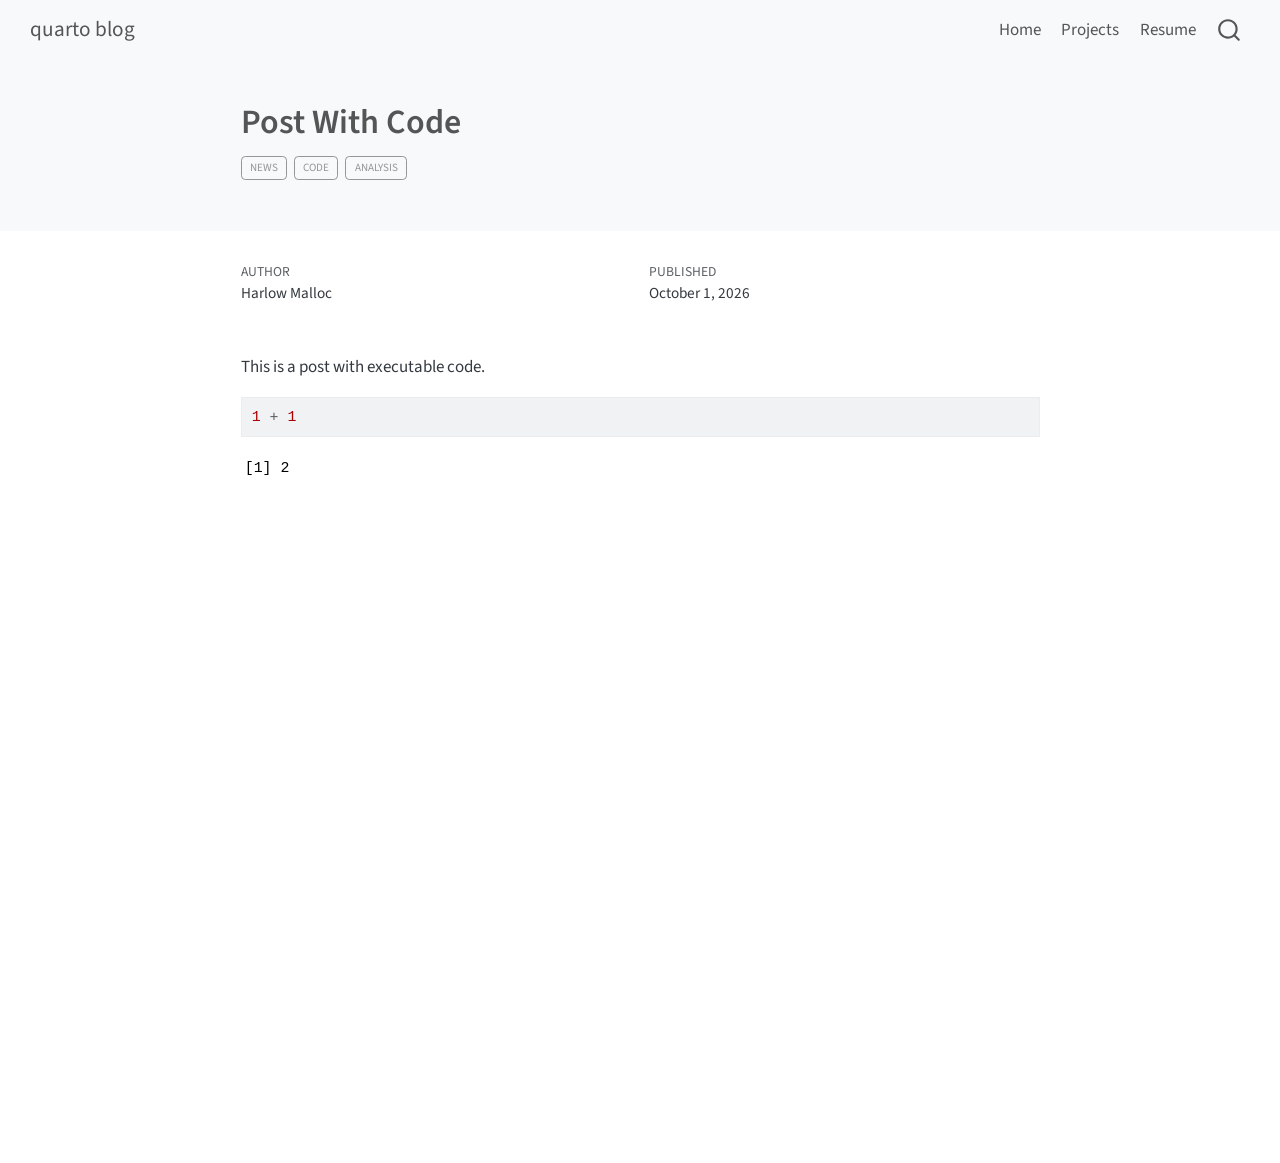
<file: docs/posts/post-with-code/index.html>
<!DOCTYPE html>
<html xmlns="http://www.w3.org/1999/xhtml" lang="en" xml:lang="en"><head>

<meta charset="utf-8">
<meta name="generator" content="quarto-1.9.38">

<meta name="viewport" content="width=device-width, initial-scale=1.0, user-scalable=yes">

<meta name="author" content="Harlow Malloc">
<meta name="dcterms.date" content="2026-10-01">

<title>Post With Code – quarto blog</title>
<style>
/* Default styles provided by pandoc.
** See https://pandoc.org/MANUAL.html#variables-for-html for config info.
*/
code{white-space: pre-wrap;}
span.smallcaps{font-variant: small-caps;}
div.columns{display: flex; gap: min(4vw, 1.5em);}
div.column{flex: auto; overflow-x: auto;}
div.hanging-indent{margin-left: 1.5em; text-indent: -1.5em;}
ul.task-list{list-style: none;}
ul.task-list li input[type="checkbox"] {
  width: 0.8em;
  margin: 0 0.8em 0.2em -1em; /* quarto-specific, see https://github.com/quarto-dev/quarto-cli/issues/4556 */ 
  vertical-align: middle;
}
/* CSS for syntax highlighting */
html { -webkit-text-size-adjust: 100%; }
pre > code.sourceCode { white-space: pre; position: relative; }
pre > code.sourceCode > span { display: inline-block; line-height: 1.25; }
pre > code.sourceCode > span:empty { height: 1.2em; }
.sourceCode { overflow: visible; }
code.sourceCode > span { color: inherit; text-decoration: inherit; }
div.sourceCode { margin: 1em 0; }
pre.sourceCode { margin: 0; }
@media screen {
div.sourceCode { overflow: auto; }
}
@media print {
pre > code.sourceCode { white-space: pre-wrap; }
pre > code.sourceCode > span { text-indent: -5em; padding-left: 5em; }
}
pre.numberSource code
  { counter-reset: source-line 0; }
pre.numberSource code > span
  { position: relative; left: -4em; counter-increment: source-line; }
pre.numberSource code > span > a:first-child::before
  { content: counter(source-line);
    position: relative; left: -1em; text-align: right; vertical-align: baseline;
    border: none; display: inline-block;
    -webkit-touch-callout: none; -webkit-user-select: none;
    -khtml-user-select: none; -moz-user-select: none;
    -ms-user-select: none; user-select: none;
    padding: 0 4px; width: 4em;
  }
pre.numberSource { margin-left: 3em;  padding-left: 4px; }
div.sourceCode
  {   }
@media screen {
pre > code.sourceCode > span > a:first-child::before { text-decoration: underline; }
}
</style>


<script src="../../site_libs/quarto-nav/quarto-nav.js"></script>
<script src="../../site_libs/quarto-nav/headroom.min.js"></script>
<script src="../../site_libs/clipboard/clipboard.min.js"></script>
<script src="../../site_libs/quarto-search/autocomplete.umd.js"></script>
<script src="../../site_libs/quarto-search/fuse.min.js"></script>
<script src="../../site_libs/quarto-search/quarto-search.js"></script>
<meta name="quarto:offset" content="../../">
<script src="../../site_libs/quarto-html/quarto.js" type="module"></script>
<script src="../../site_libs/quarto-html/tabsets/tabsets.js" type="module"></script>
<script src="../../site_libs/quarto-html/popper.min.js"></script>
<script src="../../site_libs/quarto-html/tippy.umd.min.js"></script>
<script src="../../site_libs/quarto-html/anchor.min.js"></script>
<link href="../../site_libs/quarto-html/tippy.css" rel="stylesheet">
<link href="../../site_libs/quarto-html/quarto-syntax-highlighting-15634bcf2e68342d4ad2dfa704d543f6.css" rel="stylesheet" id="quarto-text-highlighting-styles">
<script src="../../site_libs/bootstrap/bootstrap.min.js"></script>
<link href="../../site_libs/bootstrap/bootstrap-icons.css" rel="stylesheet">
<link href="../../site_libs/bootstrap/bootstrap-a0f9fd0d421825b736dc1bbcbcba2219.min.css" rel="stylesheet" append-hash="true" id="quarto-bootstrap" data-mode="light">
<script id="quarto-search-options" type="application/json">{
  "location": "navbar",
  "copy-button": false,
  "collapse-after": 3,
  "panel-placement": "end",
  "type": "overlay",
  "limit": 50,
  "keyboard-shortcut": [
    "f",
    "/",
    "s"
  ],
  "show-item-context": false,
  "language": {
    "search-no-results-text": "No results",
    "search-matching-documents-text": "matching documents",
    "search-copy-link-title": "Copy link to search",
    "search-hide-matches-text": "Hide additional matches",
    "search-more-match-text": "more match in this document",
    "search-more-matches-text": "more matches in this document",
    "search-clear-button-title": "Clear",
    "search-text-placeholder": "",
    "search-detached-cancel-button-title": "Cancel",
    "search-submit-button-title": "Submit",
    "search-label": "Search"
  }
}</script>


<link rel="stylesheet" href="../../styles.css">
</head>

<body class="nav-fixed fullcontent quarto-light">

<div id="quarto-search-results"></div>
  <header id="quarto-header" class="headroom fixed-top quarto-banner">
    <nav class="navbar navbar-expand-lg " data-bs-theme="dark">
      <div class="navbar-container container-fluid">
      <div class="navbar-brand-container mx-auto">
    <a class="navbar-brand" href="../../index.html">
    <span class="navbar-title">quarto blog</span>
    </a>
  </div>
            <div id="quarto-search" class="" title="Search"></div>
          <button class="navbar-toggler" type="button" data-bs-toggle="collapse" data-bs-target="#navbarCollapse" aria-controls="navbarCollapse" role="menu" aria-expanded="false" aria-label="Toggle navigation" onclick="if (window.quartoToggleHeadroom) { window.quartoToggleHeadroom(); }">
  <span class="navbar-toggler-icon"></span>
</button>
          <div class="collapse navbar-collapse" id="navbarCollapse">
            <ul class="navbar-nav navbar-nav-scroll ms-auto">
  <li class="nav-item">
    <a class="nav-link" href="../../index.html"> 
<span class="menu-text">Home</span></a>
  </li>  
  <li class="nav-item">
    <a class="nav-link" href="../../projects.html"> 
<span class="menu-text">Projects</span></a>
  </li>  
  <li class="nav-item">
    <a class="nav-link" href="../../resume.html"> 
<span class="menu-text">Resume</span></a>
  </li>  
</ul>
          </div> <!-- /navcollapse -->
            <div class="quarto-navbar-tools">
</div>
      </div> <!-- /container-fluid -->
    </nav>
</header>
<!-- content -->
<header id="title-block-header" class="quarto-title-block default page-columns page-full">
  <div class="quarto-title-banner page-columns page-full">
    <div class="quarto-title column-body">
      <h1 class="title">Post With Code</h1>
                                <div class="quarto-categories">
                <div class="quarto-category">news</div>
                <div class="quarto-category">code</div>
                <div class="quarto-category">analysis</div>
              </div>
                  </div>
  </div>
    
  
  <div class="quarto-title-meta">

      <div>
      <div class="quarto-title-meta-heading">Author</div>
      <div class="quarto-title-meta-contents">
               <p>Harlow Malloc </p>
            </div>
    </div>
      
      <div>
      <div class="quarto-title-meta-heading">Published</div>
      <div class="quarto-title-meta-contents">
        <p class="date">October 1, 2026</p>
      </div>
    </div>
    
      
    </div>
    
  
  </header><div id="quarto-content" class="quarto-container page-columns page-rows-contents page-layout-article page-navbar">
<!-- sidebar -->
<!-- margin-sidebar -->
    
<!-- main -->
<main class="content quarto-banner-title-block" id="quarto-document-content">





<p>This is a post with executable code.</p>
<div class="cell">
<div class="code-copy-outer-scaffold"><div class="sourceCode cell-code" id="cb1"><pre class="sourceCode r code-with-copy"><code class="sourceCode r"><span id="cb1-1"><a href="#cb1-1" aria-hidden="true" tabindex="-1"></a><span class="dv">1</span> <span class="sc">+</span> <span class="dv">1</span></span></code></pre></div><button title="Copy to Clipboard" class="code-copy-button"><i class="bi"></i></button></div>
<div class="cell-output cell-output-stdout">
<pre><code>[1] 2</code></pre>
</div>
</div>



</main> <!-- /main -->
<script id="quarto-html-after-body" type="application/javascript">
  window.document.addEventListener("DOMContentLoaded", function (event) {
    const icon = "";
    const anchorJS = new window.AnchorJS();
    anchorJS.options = {
      placement: 'right',
      icon: icon
    };
    anchorJS.add('.anchored');
    const isCodeAnnotation = (el) => {
      for (const clz of el.classList) {
        if (clz.startsWith('code-annotation-')) {                     
          return true;
        }
      }
      return false;
    }
    const onCopySuccess = function(e) {
      // button target
      const button = e.trigger;
      // don't keep focus
      button.blur();
      // flash "checked"
      button.classList.add('code-copy-button-checked');
      var currentTitle = button.getAttribute("title");
      button.setAttribute("title", "Copied!");
      let tooltip;
      if (window.bootstrap) {
        button.setAttribute("data-bs-toggle", "tooltip");
        button.setAttribute("data-bs-placement", "left");
        button.setAttribute("data-bs-title", "Copied!");
        tooltip = new bootstrap.Tooltip(button, 
          { trigger: "manual", 
            customClass: "code-copy-button-tooltip",
            offset: [0, -8]});
        tooltip.show();    
      }
      setTimeout(function() {
        if (tooltip) {
          tooltip.hide();
          button.removeAttribute("data-bs-title");
          button.removeAttribute("data-bs-toggle");
          button.removeAttribute("data-bs-placement");
        }
        button.setAttribute("title", currentTitle);
        button.classList.remove('code-copy-button-checked');
      }, 1000);
      // clear code selection
      e.clearSelection();
    }
    const getTextToCopy = function(trigger) {
      const outerScaffold = trigger.parentElement.cloneNode(true);
      const codeEl = outerScaffold.querySelector('code');
      for (const childEl of codeEl.children) {
        if (isCodeAnnotation(childEl)) {
          childEl.remove();
        }
      }
      return codeEl.innerText;
    }
    const clipboard = new window.ClipboardJS('.code-copy-button:not([data-in-quarto-modal])', {
      text: getTextToCopy
    });
    clipboard.on('success', onCopySuccess);
    if (window.document.getElementById('quarto-embedded-source-code-modal')) {
      const clipboardModal = new window.ClipboardJS('.code-copy-button[data-in-quarto-modal]', {
        text: getTextToCopy,
        container: window.document.getElementById('quarto-embedded-source-code-modal')
      });
      clipboardModal.on('success', onCopySuccess);
    }
      var localhostRegex = new RegExp(/^(?:http|https):\/\/localhost\:?[0-9]*\//);
      var mailtoRegex = new RegExp(/^mailto:/);
        var filterRegex = new RegExp('/' + window.location.host + '/');
      var isInternal = (href) => {
          return filterRegex.test(href) || localhostRegex.test(href) || mailtoRegex.test(href);
      }
      // Inspect non-navigation links and adorn them if external
     var links = window.document.querySelectorAll('a[href]:not(.nav-link):not(.navbar-brand):not(.toc-action):not(.sidebar-link):not(.sidebar-item-toggle):not(.pagination-link):not(.no-external):not([aria-hidden]):not(.dropdown-item):not(.quarto-navigation-tool):not(.about-link)');
      for (var i=0; i<links.length; i++) {
        const link = links[i];
        if (!isInternal(link.href)) {
          // undo the damage that might have been done by quarto-nav.js in the case of
          // links that we want to consider external
          if (link.dataset.originalHref !== undefined) {
            link.href = link.dataset.originalHref;
          }
        }
      }
    function tippyHover(el, contentFn, onTriggerFn, onUntriggerFn) {
      const config = {
        allowHTML: true,
        maxWidth: 500,
        delay: 100,
        arrow: false,
        appendTo: function(el) {
            return el.parentElement;
        },
        interactive: true,
        interactiveBorder: 10,
        theme: 'quarto',
        placement: 'bottom-start',
      };
      if (contentFn) {
        config.content = contentFn;
      }
      if (onTriggerFn) {
        config.onTrigger = onTriggerFn;
      }
      if (onUntriggerFn) {
        config.onUntrigger = onUntriggerFn;
      }
      window.tippy(el, config); 
    }
    const noterefs = window.document.querySelectorAll('a[role="doc-noteref"]');
    for (var i=0; i<noterefs.length; i++) {
      const ref = noterefs[i];
      tippyHover(ref, function() {
        // use id or data attribute instead here
        let href = ref.getAttribute('data-footnote-href') || ref.getAttribute('href');
        try { href = new URL(href).hash; } catch {}
        const id = href.replace(/^#\/?/, "");
        const note = window.document.getElementById(id);
        if (note) {
          return note.innerHTML;
        } else {
          return "";
        }
      });
    }
    const xrefs = window.document.querySelectorAll('a.quarto-xref');
    const processXRef = (id, note) => {
      // Strip column container classes
      const stripColumnClz = (el) => {
        el.classList.remove("page-full", "page-columns");
        if (el.children) {
          for (const child of el.children) {
            stripColumnClz(child);
          }
        }
      }
      stripColumnClz(note)
      if (id === null || id.startsWith('sec-')) {
        // Special case sections, only their first couple elements
        const container = document.createElement("div");
        if (note.children && note.children.length > 2) {
          container.appendChild(note.children[0].cloneNode(true));
          for (let i = 1; i < note.children.length; i++) {
            const child = note.children[i];
            if (child.tagName === "P" && child.innerText === "") {
              continue;
            } else {
              container.appendChild(child.cloneNode(true));
              break;
            }
          }
          if (window.Quarto?.typesetMath) {
            window.Quarto.typesetMath(container);
          }
          return container.innerHTML
        } else {
          if (window.Quarto?.typesetMath) {
            window.Quarto.typesetMath(note);
          }
          return note.innerHTML;
        }
      } else {
        // Remove any anchor links if they are present
        const anchorLink = note.querySelector('a.anchorjs-link');
        if (anchorLink) {
          anchorLink.remove();
        }
        if (window.Quarto?.typesetMath) {
          window.Quarto.typesetMath(note);
        }
        if (note.classList.contains("callout")) {
          return note.outerHTML;
        } else {
          return note.innerHTML;
        }
      }
    }
    for (var i=0; i<xrefs.length; i++) {
      const xref = xrefs[i];
      tippyHover(xref, undefined, function(instance) {
        instance.disable();
        let url = xref.getAttribute('href');
        let hash = undefined; 
        if (url.startsWith('#')) {
          hash = url;
        } else {
          try { hash = new URL(url).hash; } catch {}
        }
        if (hash) {
          const id = hash.replace(/^#\/?/, "");
          const note = window.document.getElementById(id);
          if (note !== null) {
            try {
              const html = processXRef(id, note.cloneNode(true));
              instance.setContent(html);
            } finally {
              instance.enable();
              instance.show();
            }
          } else {
            // See if we can fetch this
            fetch(url.split('#')[0])
            .then(res => res.text())
            .then(html => {
              const parser = new DOMParser();
              const htmlDoc = parser.parseFromString(html, "text/html");
              const note = htmlDoc.getElementById(id);
              if (note !== null) {
                const html = processXRef(id, note);
                instance.setContent(html);
              } 
            }).finally(() => {
              instance.enable();
              instance.show();
            });
          }
        } else {
          // See if we can fetch a full url (with no hash to target)
          // This is a special case and we should probably do some content thinning / targeting
          fetch(url)
          .then(res => res.text())
          .then(html => {
            const parser = new DOMParser();
            const htmlDoc = parser.parseFromString(html, "text/html");
            const note = htmlDoc.querySelector('main.content');
            if (note !== null) {
              // This should only happen for chapter cross references
              // (since there is no id in the URL)
              // remove the first header
              if (note.children.length > 0 && note.children[0].tagName === "HEADER") {
                note.children[0].remove();
              }
              const html = processXRef(null, note);
              instance.setContent(html);
            } 
          }).finally(() => {
            instance.enable();
            instance.show();
          });
        }
      }, function(instance) {
      });
    }
        let selectedAnnoteEl;
        const selectorForAnnotation = ( cell, annotation) => {
          let cellAttr = 'data-code-cell="' + cell + '"';
          let lineAttr = 'data-code-annotation="' +  annotation + '"';
          const selector = 'span[' + cellAttr + '][' + lineAttr + ']';
          return selector;
        }
        const selectCodeLines = (annoteEl) => {
          const doc = window.document;
          const targetCell = annoteEl.getAttribute("data-target-cell");
          const targetAnnotation = annoteEl.getAttribute("data-target-annotation");
          const annoteSpan = window.document.querySelector(selectorForAnnotation(targetCell, targetAnnotation));
          const lines = annoteSpan.getAttribute("data-code-lines").split(",");
          const lineIds = lines.map((line) => {
            return targetCell + "-" + line;
          })
          let top = null;
          let height = null;
          let parent = null;
          if (lineIds.length > 0) {
              //compute the position of the single el (top and bottom and make a div)
              const el = window.document.getElementById(lineIds[0]);
              top = el.offsetTop;
              height = el.offsetHeight;
              parent = el.parentElement.parentElement;
            if (lineIds.length > 1) {
              const lastEl = window.document.getElementById(lineIds[lineIds.length - 1]);
              const bottom = lastEl.offsetTop + lastEl.offsetHeight;
              height = bottom - top;
            }
            if (top !== null && height !== null && parent !== null) {
              // cook up a div (if necessary) and position it 
              let div = window.document.getElementById("code-annotation-line-highlight");
              if (div === null) {
                div = window.document.createElement("div");
                div.setAttribute("id", "code-annotation-line-highlight");
                div.style.position = 'absolute';
                parent.appendChild(div);
              }
              div.style.top = top - 2 + "px";
              div.style.height = height + 4 + "px";
              div.style.left = 0;
              let gutterDiv = window.document.getElementById("code-annotation-line-highlight-gutter");
              if (gutterDiv === null) {
                gutterDiv = window.document.createElement("div");
                gutterDiv.setAttribute("id", "code-annotation-line-highlight-gutter");
                gutterDiv.style.position = 'absolute';
                const codeCell = window.document.getElementById(targetCell);
                const gutter = codeCell.querySelector('.code-annotation-gutter');
                gutter.appendChild(gutterDiv);
              }
              gutterDiv.style.top = top - 2 + "px";
              gutterDiv.style.height = height + 4 + "px";
            }
            selectedAnnoteEl = annoteEl;
          }
        };
        const unselectCodeLines = () => {
          const elementsIds = ["code-annotation-line-highlight", "code-annotation-line-highlight-gutter"];
          elementsIds.forEach((elId) => {
            const div = window.document.getElementById(elId);
            if (div) {
              div.remove();
            }
          });
          selectedAnnoteEl = undefined;
        };
          // Handle positioning of the toggle
      window.addEventListener(
        "resize",
        throttle(() => {
          elRect = undefined;
          if (selectedAnnoteEl) {
            selectCodeLines(selectedAnnoteEl);
          }
        }, 10)
      );
      function throttle(fn, ms) {
      let throttle = false;
      let timer;
        return (...args) => {
          if(!throttle) { // first call gets through
              fn.apply(this, args);
              throttle = true;
          } else { // all the others get throttled
              if(timer) clearTimeout(timer); // cancel #2
              timer = setTimeout(() => {
                fn.apply(this, args);
                timer = throttle = false;
              }, ms);
          }
        };
      }
        // Attach click handler to the DT
        const annoteDls = window.document.querySelectorAll('dt[data-target-cell]');
        for (const annoteDlNode of annoteDls) {
          annoteDlNode.addEventListener('click', (event) => {
            const clickedEl = event.target;
            if (clickedEl !== selectedAnnoteEl) {
              unselectCodeLines();
              const activeEl = window.document.querySelector('dt[data-target-cell].code-annotation-active');
              if (activeEl) {
                activeEl.classList.remove('code-annotation-active');
              }
              selectCodeLines(clickedEl);
              clickedEl.classList.add('code-annotation-active');
            } else {
              // Unselect the line
              unselectCodeLines();
              clickedEl.classList.remove('code-annotation-active');
            }
          });
        }
    const findCites = (el) => {
      const parentEl = el.parentElement;
      if (parentEl) {
        const cites = parentEl.dataset.cites;
        if (cites) {
          return {
            el,
            cites: cites.split(' ')
          };
        } else {
          return findCites(el.parentElement)
        }
      } else {
        return undefined;
      }
    };
    var bibliorefs = window.document.querySelectorAll('a[role="doc-biblioref"]');
    for (var i=0; i<bibliorefs.length; i++) {
      const ref = bibliorefs[i];
      const citeInfo = findCites(ref);
      if (citeInfo) {
        tippyHover(citeInfo.el, function() {
          var popup = window.document.createElement('div');
          citeInfo.cites.forEach(function(cite) {
            var citeDiv = window.document.createElement('div');
            citeDiv.classList.add('hanging-indent');
            citeDiv.classList.add('csl-entry');
            var biblioDiv = window.document.getElementById('ref-' + cite);
            if (biblioDiv) {
              citeDiv.innerHTML = biblioDiv.innerHTML;
            }
            popup.appendChild(citeDiv);
          });
          return popup.innerHTML;
        });
      }
    }
  });
  </script>
</div> <!-- /content -->




</body></html>
</file>
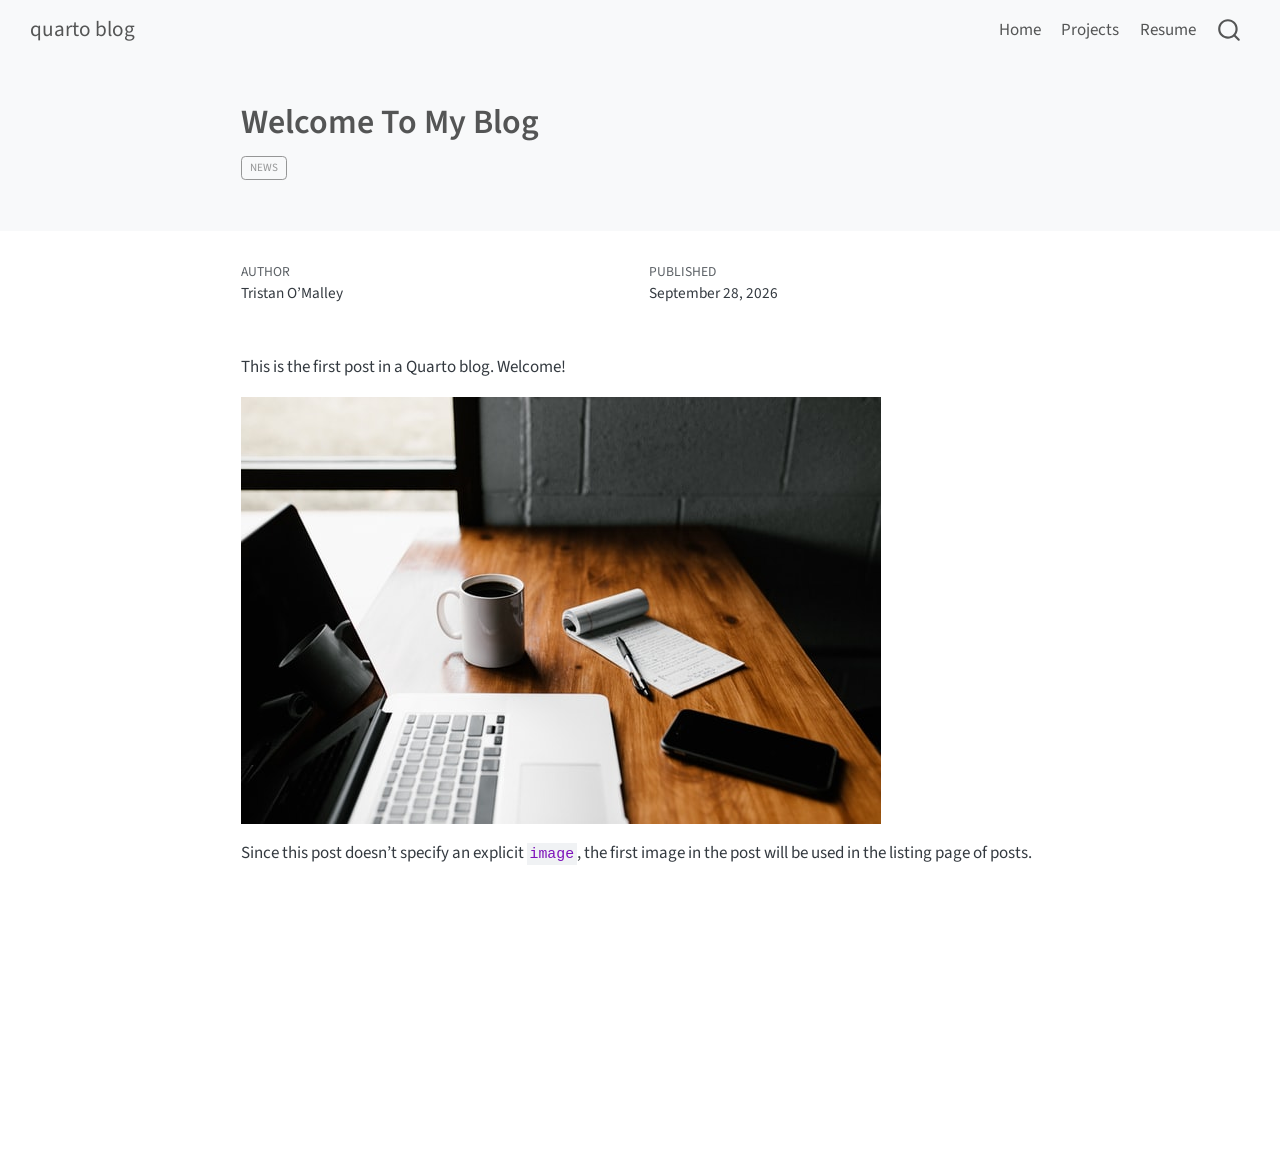
<file: docs/posts/welcome/index.html>
<!DOCTYPE html>
<html xmlns="http://www.w3.org/1999/xhtml" lang="en" xml:lang="en"><head>

<meta charset="utf-8">
<meta name="generator" content="quarto-1.9.38">

<meta name="viewport" content="width=device-width, initial-scale=1.0, user-scalable=yes">

<meta name="author" content="Tristan O’Malley">
<meta name="dcterms.date" content="2026-09-28">

<title>Welcome To My Blog – quarto blog</title>
<style>
/* Default styles provided by pandoc.
** See https://pandoc.org/MANUAL.html#variables-for-html for config info.
*/
code{white-space: pre-wrap;}
span.smallcaps{font-variant: small-caps;}
div.columns{display: flex; gap: min(4vw, 1.5em);}
div.column{flex: auto; overflow-x: auto;}
div.hanging-indent{margin-left: 1.5em; text-indent: -1.5em;}
ul.task-list{list-style: none;}
ul.task-list li input[type="checkbox"] {
  width: 0.8em;
  margin: 0 0.8em 0.2em -1em; /* quarto-specific, see https://github.com/quarto-dev/quarto-cli/issues/4556 */ 
  vertical-align: middle;
}
</style>


<script src="../../site_libs/quarto-nav/quarto-nav.js"></script>
<script src="../../site_libs/quarto-nav/headroom.min.js"></script>
<script src="../../site_libs/clipboard/clipboard.min.js"></script>
<script src="../../site_libs/quarto-search/autocomplete.umd.js"></script>
<script src="../../site_libs/quarto-search/fuse.min.js"></script>
<script src="../../site_libs/quarto-search/quarto-search.js"></script>
<meta name="quarto:offset" content="../../">
<script src="../../site_libs/quarto-html/quarto.js" type="module"></script>
<script src="../../site_libs/quarto-html/tabsets/tabsets.js" type="module"></script>
<script src="../../site_libs/quarto-html/popper.min.js"></script>
<script src="../../site_libs/quarto-html/tippy.umd.min.js"></script>
<script src="../../site_libs/quarto-html/anchor.min.js"></script>
<link href="../../site_libs/quarto-html/tippy.css" rel="stylesheet">
<link href="../../site_libs/quarto-html/quarto-syntax-highlighting-15634bcf2e68342d4ad2dfa704d543f6.css" rel="stylesheet" id="quarto-text-highlighting-styles">
<script src="../../site_libs/bootstrap/bootstrap.min.js"></script>
<link href="../../site_libs/bootstrap/bootstrap-icons.css" rel="stylesheet">
<link href="../../site_libs/bootstrap/bootstrap-a0f9fd0d421825b736dc1bbcbcba2219.min.css" rel="stylesheet" append-hash="true" id="quarto-bootstrap" data-mode="light">
<script id="quarto-search-options" type="application/json">{
  "location": "navbar",
  "copy-button": false,
  "collapse-after": 3,
  "panel-placement": "end",
  "type": "overlay",
  "limit": 50,
  "keyboard-shortcut": [
    "f",
    "/",
    "s"
  ],
  "show-item-context": false,
  "language": {
    "search-no-results-text": "No results",
    "search-matching-documents-text": "matching documents",
    "search-copy-link-title": "Copy link to search",
    "search-hide-matches-text": "Hide additional matches",
    "search-more-match-text": "more match in this document",
    "search-more-matches-text": "more matches in this document",
    "search-clear-button-title": "Clear",
    "search-text-placeholder": "",
    "search-detached-cancel-button-title": "Cancel",
    "search-submit-button-title": "Submit",
    "search-label": "Search"
  }
}</script>


<link rel="stylesheet" href="../../styles.css">
</head>

<body class="nav-fixed fullcontent quarto-light">

<div id="quarto-search-results"></div>
  <header id="quarto-header" class="headroom fixed-top quarto-banner">
    <nav class="navbar navbar-expand-lg " data-bs-theme="dark">
      <div class="navbar-container container-fluid">
      <div class="navbar-brand-container mx-auto">
    <a class="navbar-brand" href="../../index.html">
    <span class="navbar-title">quarto blog</span>
    </a>
  </div>
            <div id="quarto-search" class="" title="Search"></div>
          <button class="navbar-toggler" type="button" data-bs-toggle="collapse" data-bs-target="#navbarCollapse" aria-controls="navbarCollapse" role="menu" aria-expanded="false" aria-label="Toggle navigation" onclick="if (window.quartoToggleHeadroom) { window.quartoToggleHeadroom(); }">
  <span class="navbar-toggler-icon"></span>
</button>
          <div class="collapse navbar-collapse" id="navbarCollapse">
            <ul class="navbar-nav navbar-nav-scroll ms-auto">
  <li class="nav-item">
    <a class="nav-link" href="../../index.html"> 
<span class="menu-text">Home</span></a>
  </li>  
  <li class="nav-item">
    <a class="nav-link" href="../../projects.html"> 
<span class="menu-text">Projects</span></a>
  </li>  
  <li class="nav-item">
    <a class="nav-link" href="../../resume.html"> 
<span class="menu-text">Resume</span></a>
  </li>  
</ul>
          </div> <!-- /navcollapse -->
            <div class="quarto-navbar-tools">
</div>
      </div> <!-- /container-fluid -->
    </nav>
</header>
<!-- content -->
<header id="title-block-header" class="quarto-title-block default page-columns page-full">
  <div class="quarto-title-banner page-columns page-full">
    <div class="quarto-title column-body">
      <h1 class="title">Welcome To My Blog</h1>
                                <div class="quarto-categories">
                <div class="quarto-category">news</div>
              </div>
                  </div>
  </div>
    
  
  <div class="quarto-title-meta">

      <div>
      <div class="quarto-title-meta-heading">Author</div>
      <div class="quarto-title-meta-contents">
               <p>Tristan O’Malley </p>
            </div>
    </div>
      
      <div>
      <div class="quarto-title-meta-heading">Published</div>
      <div class="quarto-title-meta-contents">
        <p class="date">September 28, 2026</p>
      </div>
    </div>
    
      
    </div>
    
  
  </header><div id="quarto-content" class="quarto-container page-columns page-rows-contents page-layout-article page-navbar">
<!-- sidebar -->
<!-- margin-sidebar -->
    
<!-- main -->
<main class="content quarto-banner-title-block" id="quarto-document-content">





<p>This is the first post in a Quarto blog. Welcome!</p>
<p><img src="thumbnail.jpg" class="img-fluid"></p>
<p>Since this post doesn’t specify an explicit <code>image</code>, the first image in the post will be used in the listing page of posts.</p>



</main> <!-- /main -->
<script id="quarto-html-after-body" type="application/javascript">
  window.document.addEventListener("DOMContentLoaded", function (event) {
    const icon = "";
    const anchorJS = new window.AnchorJS();
    anchorJS.options = {
      placement: 'right',
      icon: icon
    };
    anchorJS.add('.anchored');
    const isCodeAnnotation = (el) => {
      for (const clz of el.classList) {
        if (clz.startsWith('code-annotation-')) {                     
          return true;
        }
      }
      return false;
    }
    const onCopySuccess = function(e) {
      // button target
      const button = e.trigger;
      // don't keep focus
      button.blur();
      // flash "checked"
      button.classList.add('code-copy-button-checked');
      var currentTitle = button.getAttribute("title");
      button.setAttribute("title", "Copied!");
      let tooltip;
      if (window.bootstrap) {
        button.setAttribute("data-bs-toggle", "tooltip");
        button.setAttribute("data-bs-placement", "left");
        button.setAttribute("data-bs-title", "Copied!");
        tooltip = new bootstrap.Tooltip(button, 
          { trigger: "manual", 
            customClass: "code-copy-button-tooltip",
            offset: [0, -8]});
        tooltip.show();    
      }
      setTimeout(function() {
        if (tooltip) {
          tooltip.hide();
          button.removeAttribute("data-bs-title");
          button.removeAttribute("data-bs-toggle");
          button.removeAttribute("data-bs-placement");
        }
        button.setAttribute("title", currentTitle);
        button.classList.remove('code-copy-button-checked');
      }, 1000);
      // clear code selection
      e.clearSelection();
    }
    const getTextToCopy = function(trigger) {
      const outerScaffold = trigger.parentElement.cloneNode(true);
      const codeEl = outerScaffold.querySelector('code');
      for (const childEl of codeEl.children) {
        if (isCodeAnnotation(childEl)) {
          childEl.remove();
        }
      }
      return codeEl.innerText;
    }
    const clipboard = new window.ClipboardJS('.code-copy-button:not([data-in-quarto-modal])', {
      text: getTextToCopy
    });
    clipboard.on('success', onCopySuccess);
    if (window.document.getElementById('quarto-embedded-source-code-modal')) {
      const clipboardModal = new window.ClipboardJS('.code-copy-button[data-in-quarto-modal]', {
        text: getTextToCopy,
        container: window.document.getElementById('quarto-embedded-source-code-modal')
      });
      clipboardModal.on('success', onCopySuccess);
    }
      var localhostRegex = new RegExp(/^(?:http|https):\/\/localhost\:?[0-9]*\//);
      var mailtoRegex = new RegExp(/^mailto:/);
        var filterRegex = new RegExp('/' + window.location.host + '/');
      var isInternal = (href) => {
          return filterRegex.test(href) || localhostRegex.test(href) || mailtoRegex.test(href);
      }
      // Inspect non-navigation links and adorn them if external
     var links = window.document.querySelectorAll('a[href]:not(.nav-link):not(.navbar-brand):not(.toc-action):not(.sidebar-link):not(.sidebar-item-toggle):not(.pagination-link):not(.no-external):not([aria-hidden]):not(.dropdown-item):not(.quarto-navigation-tool):not(.about-link)');
      for (var i=0; i<links.length; i++) {
        const link = links[i];
        if (!isInternal(link.href)) {
          // undo the damage that might have been done by quarto-nav.js in the case of
          // links that we want to consider external
          if (link.dataset.originalHref !== undefined) {
            link.href = link.dataset.originalHref;
          }
        }
      }
    function tippyHover(el, contentFn, onTriggerFn, onUntriggerFn) {
      const config = {
        allowHTML: true,
        maxWidth: 500,
        delay: 100,
        arrow: false,
        appendTo: function(el) {
            return el.parentElement;
        },
        interactive: true,
        interactiveBorder: 10,
        theme: 'quarto',
        placement: 'bottom-start',
      };
      if (contentFn) {
        config.content = contentFn;
      }
      if (onTriggerFn) {
        config.onTrigger = onTriggerFn;
      }
      if (onUntriggerFn) {
        config.onUntrigger = onUntriggerFn;
      }
      window.tippy(el, config); 
    }
    const noterefs = window.document.querySelectorAll('a[role="doc-noteref"]');
    for (var i=0; i<noterefs.length; i++) {
      const ref = noterefs[i];
      tippyHover(ref, function() {
        // use id or data attribute instead here
        let href = ref.getAttribute('data-footnote-href') || ref.getAttribute('href');
        try { href = new URL(href).hash; } catch {}
        const id = href.replace(/^#\/?/, "");
        const note = window.document.getElementById(id);
        if (note) {
          return note.innerHTML;
        } else {
          return "";
        }
      });
    }
    const xrefs = window.document.querySelectorAll('a.quarto-xref');
    const processXRef = (id, note) => {
      // Strip column container classes
      const stripColumnClz = (el) => {
        el.classList.remove("page-full", "page-columns");
        if (el.children) {
          for (const child of el.children) {
            stripColumnClz(child);
          }
        }
      }
      stripColumnClz(note)
      if (id === null || id.startsWith('sec-')) {
        // Special case sections, only their first couple elements
        const container = document.createElement("div");
        if (note.children && note.children.length > 2) {
          container.appendChild(note.children[0].cloneNode(true));
          for (let i = 1; i < note.children.length; i++) {
            const child = note.children[i];
            if (child.tagName === "P" && child.innerText === "") {
              continue;
            } else {
              container.appendChild(child.cloneNode(true));
              break;
            }
          }
          if (window.Quarto?.typesetMath) {
            window.Quarto.typesetMath(container);
          }
          return container.innerHTML
        } else {
          if (window.Quarto?.typesetMath) {
            window.Quarto.typesetMath(note);
          }
          return note.innerHTML;
        }
      } else {
        // Remove any anchor links if they are present
        const anchorLink = note.querySelector('a.anchorjs-link');
        if (anchorLink) {
          anchorLink.remove();
        }
        if (window.Quarto?.typesetMath) {
          window.Quarto.typesetMath(note);
        }
        if (note.classList.contains("callout")) {
          return note.outerHTML;
        } else {
          return note.innerHTML;
        }
      }
    }
    for (var i=0; i<xrefs.length; i++) {
      const xref = xrefs[i];
      tippyHover(xref, undefined, function(instance) {
        instance.disable();
        let url = xref.getAttribute('href');
        let hash = undefined; 
        if (url.startsWith('#')) {
          hash = url;
        } else {
          try { hash = new URL(url).hash; } catch {}
        }
        if (hash) {
          const id = hash.replace(/^#\/?/, "");
          const note = window.document.getElementById(id);
          if (note !== null) {
            try {
              const html = processXRef(id, note.cloneNode(true));
              instance.setContent(html);
            } finally {
              instance.enable();
              instance.show();
            }
          } else {
            // See if we can fetch this
            fetch(url.split('#')[0])
            .then(res => res.text())
            .then(html => {
              const parser = new DOMParser();
              const htmlDoc = parser.parseFromString(html, "text/html");
              const note = htmlDoc.getElementById(id);
              if (note !== null) {
                const html = processXRef(id, note);
                instance.setContent(html);
              } 
            }).finally(() => {
              instance.enable();
              instance.show();
            });
          }
        } else {
          // See if we can fetch a full url (with no hash to target)
          // This is a special case and we should probably do some content thinning / targeting
          fetch(url)
          .then(res => res.text())
          .then(html => {
            const parser = new DOMParser();
            const htmlDoc = parser.parseFromString(html, "text/html");
            const note = htmlDoc.querySelector('main.content');
            if (note !== null) {
              // This should only happen for chapter cross references
              // (since there is no id in the URL)
              // remove the first header
              if (note.children.length > 0 && note.children[0].tagName === "HEADER") {
                note.children[0].remove();
              }
              const html = processXRef(null, note);
              instance.setContent(html);
            } 
          }).finally(() => {
            instance.enable();
            instance.show();
          });
        }
      }, function(instance) {
      });
    }
        let selectedAnnoteEl;
        const selectorForAnnotation = ( cell, annotation) => {
          let cellAttr = 'data-code-cell="' + cell + '"';
          let lineAttr = 'data-code-annotation="' +  annotation + '"';
          const selector = 'span[' + cellAttr + '][' + lineAttr + ']';
          return selector;
        }
        const selectCodeLines = (annoteEl) => {
          const doc = window.document;
          const targetCell = annoteEl.getAttribute("data-target-cell");
          const targetAnnotation = annoteEl.getAttribute("data-target-annotation");
          const annoteSpan = window.document.querySelector(selectorForAnnotation(targetCell, targetAnnotation));
          const lines = annoteSpan.getAttribute("data-code-lines").split(",");
          const lineIds = lines.map((line) => {
            return targetCell + "-" + line;
          })
          let top = null;
          let height = null;
          let parent = null;
          if (lineIds.length > 0) {
              //compute the position of the single el (top and bottom and make a div)
              const el = window.document.getElementById(lineIds[0]);
              top = el.offsetTop;
              height = el.offsetHeight;
              parent = el.parentElement.parentElement;
            if (lineIds.length > 1) {
              const lastEl = window.document.getElementById(lineIds[lineIds.length - 1]);
              const bottom = lastEl.offsetTop + lastEl.offsetHeight;
              height = bottom - top;
            }
            if (top !== null && height !== null && parent !== null) {
              // cook up a div (if necessary) and position it 
              let div = window.document.getElementById("code-annotation-line-highlight");
              if (div === null) {
                div = window.document.createElement("div");
                div.setAttribute("id", "code-annotation-line-highlight");
                div.style.position = 'absolute';
                parent.appendChild(div);
              }
              div.style.top = top - 2 + "px";
              div.style.height = height + 4 + "px";
              div.style.left = 0;
              let gutterDiv = window.document.getElementById("code-annotation-line-highlight-gutter");
              if (gutterDiv === null) {
                gutterDiv = window.document.createElement("div");
                gutterDiv.setAttribute("id", "code-annotation-line-highlight-gutter");
                gutterDiv.style.position = 'absolute';
                const codeCell = window.document.getElementById(targetCell);
                const gutter = codeCell.querySelector('.code-annotation-gutter');
                gutter.appendChild(gutterDiv);
              }
              gutterDiv.style.top = top - 2 + "px";
              gutterDiv.style.height = height + 4 + "px";
            }
            selectedAnnoteEl = annoteEl;
          }
        };
        const unselectCodeLines = () => {
          const elementsIds = ["code-annotation-line-highlight", "code-annotation-line-highlight-gutter"];
          elementsIds.forEach((elId) => {
            const div = window.document.getElementById(elId);
            if (div) {
              div.remove();
            }
          });
          selectedAnnoteEl = undefined;
        };
          // Handle positioning of the toggle
      window.addEventListener(
        "resize",
        throttle(() => {
          elRect = undefined;
          if (selectedAnnoteEl) {
            selectCodeLines(selectedAnnoteEl);
          }
        }, 10)
      );
      function throttle(fn, ms) {
      let throttle = false;
      let timer;
        return (...args) => {
          if(!throttle) { // first call gets through
              fn.apply(this, args);
              throttle = true;
          } else { // all the others get throttled
              if(timer) clearTimeout(timer); // cancel #2
              timer = setTimeout(() => {
                fn.apply(this, args);
                timer = throttle = false;
              }, ms);
          }
        };
      }
        // Attach click handler to the DT
        const annoteDls = window.document.querySelectorAll('dt[data-target-cell]');
        for (const annoteDlNode of annoteDls) {
          annoteDlNode.addEventListener('click', (event) => {
            const clickedEl = event.target;
            if (clickedEl !== selectedAnnoteEl) {
              unselectCodeLines();
              const activeEl = window.document.querySelector('dt[data-target-cell].code-annotation-active');
              if (activeEl) {
                activeEl.classList.remove('code-annotation-active');
              }
              selectCodeLines(clickedEl);
              clickedEl.classList.add('code-annotation-active');
            } else {
              // Unselect the line
              unselectCodeLines();
              clickedEl.classList.remove('code-annotation-active');
            }
          });
        }
    const findCites = (el) => {
      const parentEl = el.parentElement;
      if (parentEl) {
        const cites = parentEl.dataset.cites;
        if (cites) {
          return {
            el,
            cites: cites.split(' ')
          };
        } else {
          return findCites(el.parentElement)
        }
      } else {
        return undefined;
      }
    };
    var bibliorefs = window.document.querySelectorAll('a[role="doc-biblioref"]');
    for (var i=0; i<bibliorefs.length; i++) {
      const ref = bibliorefs[i];
      const citeInfo = findCites(ref);
      if (citeInfo) {
        tippyHover(citeInfo.el, function() {
          var popup = window.document.createElement('div');
          citeInfo.cites.forEach(function(cite) {
            var citeDiv = window.document.createElement('div');
            citeDiv.classList.add('hanging-indent');
            citeDiv.classList.add('csl-entry');
            var biblioDiv = window.document.getElementById('ref-' + cite);
            if (biblioDiv) {
              citeDiv.innerHTML = biblioDiv.innerHTML;
            }
            popup.appendChild(citeDiv);
          });
          return popup.innerHTML;
        });
      }
    }
  });
  </script>
</div> <!-- /content -->




</body></html>
</file>
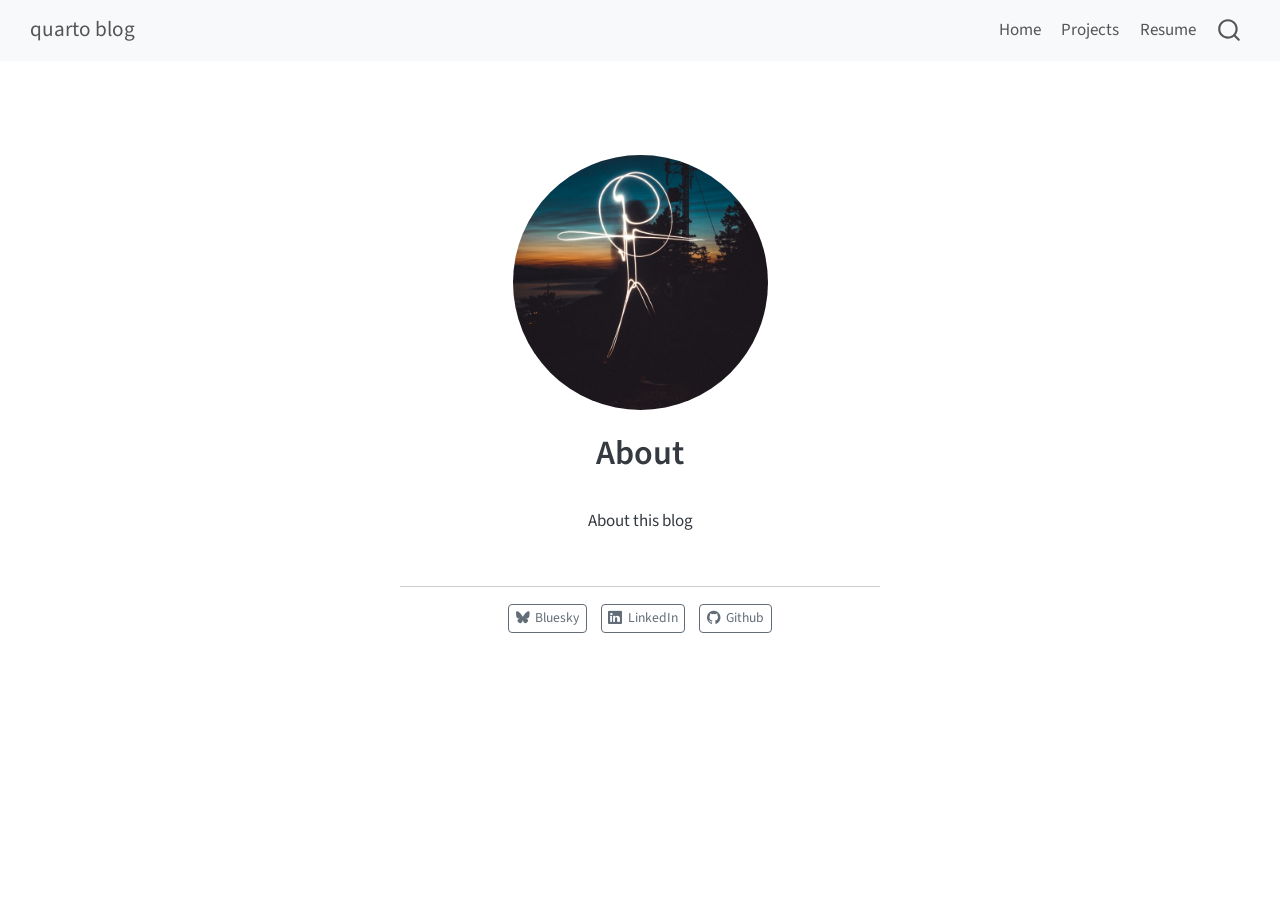
<file: docs/about.html>
<!DOCTYPE html>
<html xmlns="http://www.w3.org/1999/xhtml" lang="en" xml:lang="en"><head>

<meta charset="utf-8">
<meta name="generator" content="quarto-1.9.38">

<meta name="viewport" content="width=device-width, initial-scale=1.0, user-scalable=yes">


<title>About – quarto blog</title>
<style>
/* Default styles provided by pandoc.
** See https://pandoc.org/MANUAL.html#variables-for-html for config info.
*/
code{white-space: pre-wrap;}
span.smallcaps{font-variant: small-caps;}
div.columns{display: flex; gap: min(4vw, 1.5em);}
div.column{flex: auto; overflow-x: auto;}
div.hanging-indent{margin-left: 1.5em; text-indent: -1.5em;}
ul.task-list{list-style: none;}
ul.task-list li input[type="checkbox"] {
  width: 0.8em;
  margin: 0 0.8em 0.2em -1em; /* quarto-specific, see https://github.com/quarto-dev/quarto-cli/issues/4556 */ 
  vertical-align: middle;
}
</style>


<script src="site_libs/quarto-nav/quarto-nav.js"></script>
<script src="site_libs/quarto-nav/headroom.min.js"></script>
<script src="site_libs/clipboard/clipboard.min.js"></script>
<script src="site_libs/quarto-search/autocomplete.umd.js"></script>
<script src="site_libs/quarto-search/fuse.min.js"></script>
<script src="site_libs/quarto-search/quarto-search.js"></script>
<meta name="quarto:offset" content="./">
<script src="site_libs/quarto-html/quarto.js" type="module"></script>
<script src="site_libs/quarto-html/tabsets/tabsets.js" type="module"></script>
<script src="site_libs/quarto-html/popper.min.js"></script>
<script src="site_libs/quarto-html/tippy.umd.min.js"></script>
<link href="site_libs/quarto-html/tippy.css" rel="stylesheet">
<link href="site_libs/quarto-html/quarto-syntax-highlighting-15634bcf2e68342d4ad2dfa704d543f6.css" rel="stylesheet" id="quarto-text-highlighting-styles">
<script src="site_libs/bootstrap/bootstrap.min.js"></script>
<link href="site_libs/bootstrap/bootstrap-icons.css" rel="stylesheet">
<link href="site_libs/bootstrap/bootstrap-a0f9fd0d421825b736dc1bbcbcba2219.min.css" rel="stylesheet" append-hash="true" id="quarto-bootstrap" data-mode="light">
<script id="quarto-search-options" type="application/json">{
  "location": "navbar",
  "copy-button": false,
  "collapse-after": 3,
  "panel-placement": "end",
  "type": "overlay",
  "limit": 50,
  "keyboard-shortcut": [
    "f",
    "/",
    "s"
  ],
  "show-item-context": false,
  "language": {
    "search-no-results-text": "No results",
    "search-matching-documents-text": "matching documents",
    "search-copy-link-title": "Copy link to search",
    "search-hide-matches-text": "Hide additional matches",
    "search-more-match-text": "more match in this document",
    "search-more-matches-text": "more matches in this document",
    "search-clear-button-title": "Clear",
    "search-text-placeholder": "",
    "search-detached-cancel-button-title": "Cancel",
    "search-submit-button-title": "Submit",
    "search-label": "Search"
  }
}</script>


<link rel="stylesheet" href="styles.css">
</head>

<body class="nav-fixed fullcontent quarto-light">

<div id="quarto-search-results"></div>
  <header id="quarto-header" class="headroom fixed-top">
    <nav class="navbar navbar-expand-lg " data-bs-theme="dark">
      <div class="navbar-container container-fluid">
      <div class="navbar-brand-container mx-auto">
    <a class="navbar-brand" href="./index.html">
    <span class="navbar-title">quarto blog</span>
    </a>
  </div>
            <div id="quarto-search" class="" title="Search"></div>
          <button class="navbar-toggler" type="button" data-bs-toggle="collapse" data-bs-target="#navbarCollapse" aria-controls="navbarCollapse" role="menu" aria-expanded="false" aria-label="Toggle navigation" onclick="if (window.quartoToggleHeadroom) { window.quartoToggleHeadroom(); }">
  <span class="navbar-toggler-icon"></span>
</button>
          <div class="collapse navbar-collapse" id="navbarCollapse">
            <ul class="navbar-nav navbar-nav-scroll ms-auto">
  <li class="nav-item">
    <a class="nav-link" href="./index.html"> 
<span class="menu-text">Home</span></a>
  </li>  
  <li class="nav-item">
    <a class="nav-link" href="./projects.html"> 
<span class="menu-text">Projects</span></a>
  </li>  
  <li class="nav-item">
    <a class="nav-link" href="./resume.html"> 
<span class="menu-text">Resume</span></a>
  </li>  
</ul>
          </div> <!-- /navcollapse -->
            <div class="quarto-navbar-tools">
</div>
      </div> <!-- /container-fluid -->
    </nav>
</header>
<!-- content -->
<div id="quarto-content" class="quarto-container page-columns page-rows-contents page-layout-article page-navbar">
<!-- sidebar -->
<!-- margin-sidebar -->
    
<!-- main -->
<div class="quarto-about-jolla">
  <img src="profile.jpg" class="about-image
  round " style="height: 15em; width: 15em;">
 <header id="title-block-header" class="quarto-title-block default">
<div class="quarto-title">
<h1 class="title">About</h1>
</div>
<div class="quarto-title-meta">
  </div>
</header><main class="content" id="quarto-document-content">
<p>About this blog</p>


</main> 
  <hr class="about-sep">
   <div class="about-links">
  <a href="https://bsky.app/" class="about-link" rel="" target="">
    <i class="bi bi-bluesky"></i>
     <span class="about-link-text">Bluesky</span>
  </a>
  <a href="https://linkedin.com" class="about-link" rel="" target="">
    <i class="bi bi-linkedin"></i>
     <span class="about-link-text">LinkedIn</span>
  </a>
  <a href="https://github.com" class="about-link" rel="" target="">
    <i class="bi bi-github"></i>
     <span class="about-link-text">Github</span>
  </a>
</div>
</div>
 <!-- /main -->
<script id="quarto-html-after-body" type="application/javascript">
  window.document.addEventListener("DOMContentLoaded", function (event) {
    const isCodeAnnotation = (el) => {
      for (const clz of el.classList) {
        if (clz.startsWith('code-annotation-')) {                     
          return true;
        }
      }
      return false;
    }
    const onCopySuccess = function(e) {
      // button target
      const button = e.trigger;
      // don't keep focus
      button.blur();
      // flash "checked"
      button.classList.add('code-copy-button-checked');
      var currentTitle = button.getAttribute("title");
      button.setAttribute("title", "Copied!");
      let tooltip;
      if (window.bootstrap) {
        button.setAttribute("data-bs-toggle", "tooltip");
        button.setAttribute("data-bs-placement", "left");
        button.setAttribute("data-bs-title", "Copied!");
        tooltip = new bootstrap.Tooltip(button, 
          { trigger: "manual", 
            customClass: "code-copy-button-tooltip",
            offset: [0, -8]});
        tooltip.show();    
      }
      setTimeout(function() {
        if (tooltip) {
          tooltip.hide();
          button.removeAttribute("data-bs-title");
          button.removeAttribute("data-bs-toggle");
          button.removeAttribute("data-bs-placement");
        }
        button.setAttribute("title", currentTitle);
        button.classList.remove('code-copy-button-checked');
      }, 1000);
      // clear code selection
      e.clearSelection();
    }
    const getTextToCopy = function(trigger) {
      const outerScaffold = trigger.parentElement.cloneNode(true);
      const codeEl = outerScaffold.querySelector('code');
      for (const childEl of codeEl.children) {
        if (isCodeAnnotation(childEl)) {
          childEl.remove();
        }
      }
      return codeEl.innerText;
    }
    const clipboard = new window.ClipboardJS('.code-copy-button:not([data-in-quarto-modal])', {
      text: getTextToCopy
    });
    clipboard.on('success', onCopySuccess);
    if (window.document.getElementById('quarto-embedded-source-code-modal')) {
      const clipboardModal = new window.ClipboardJS('.code-copy-button[data-in-quarto-modal]', {
        text: getTextToCopy,
        container: window.document.getElementById('quarto-embedded-source-code-modal')
      });
      clipboardModal.on('success', onCopySuccess);
    }
      var localhostRegex = new RegExp(/^(?:http|https):\/\/localhost\:?[0-9]*\//);
      var mailtoRegex = new RegExp(/^mailto:/);
        var filterRegex = new RegExp('/' + window.location.host + '/');
      var isInternal = (href) => {
          return filterRegex.test(href) || localhostRegex.test(href) || mailtoRegex.test(href);
      }
      // Inspect non-navigation links and adorn them if external
     var links = window.document.querySelectorAll('a[href]:not(.nav-link):not(.navbar-brand):not(.toc-action):not(.sidebar-link):not(.sidebar-item-toggle):not(.pagination-link):not(.no-external):not([aria-hidden]):not(.dropdown-item):not(.quarto-navigation-tool):not(.about-link)');
      for (var i=0; i<links.length; i++) {
        const link = links[i];
        if (!isInternal(link.href)) {
          // undo the damage that might have been done by quarto-nav.js in the case of
          // links that we want to consider external
          if (link.dataset.originalHref !== undefined) {
            link.href = link.dataset.originalHref;
          }
        }
      }
    function tippyHover(el, contentFn, onTriggerFn, onUntriggerFn) {
      const config = {
        allowHTML: true,
        maxWidth: 500,
        delay: 100,
        arrow: false,
        appendTo: function(el) {
            return el.parentElement;
        },
        interactive: true,
        interactiveBorder: 10,
        theme: 'quarto',
        placement: 'bottom-start',
      };
      if (contentFn) {
        config.content = contentFn;
      }
      if (onTriggerFn) {
        config.onTrigger = onTriggerFn;
      }
      if (onUntriggerFn) {
        config.onUntrigger = onUntriggerFn;
      }
      window.tippy(el, config); 
    }
    const noterefs = window.document.querySelectorAll('a[role="doc-noteref"]');
    for (var i=0; i<noterefs.length; i++) {
      const ref = noterefs[i];
      tippyHover(ref, function() {
        // use id or data attribute instead here
        let href = ref.getAttribute('data-footnote-href') || ref.getAttribute('href');
        try { href = new URL(href).hash; } catch {}
        const id = href.replace(/^#\/?/, "");
        const note = window.document.getElementById(id);
        if (note) {
          return note.innerHTML;
        } else {
          return "";
        }
      });
    }
    const xrefs = window.document.querySelectorAll('a.quarto-xref');
    const processXRef = (id, note) => {
      // Strip column container classes
      const stripColumnClz = (el) => {
        el.classList.remove("page-full", "page-columns");
        if (el.children) {
          for (const child of el.children) {
            stripColumnClz(child);
          }
        }
      }
      stripColumnClz(note)
      if (id === null || id.startsWith('sec-')) {
        // Special case sections, only their first couple elements
        const container = document.createElement("div");
        if (note.children && note.children.length > 2) {
          container.appendChild(note.children[0].cloneNode(true));
          for (let i = 1; i < note.children.length; i++) {
            const child = note.children[i];
            if (child.tagName === "P" && child.innerText === "") {
              continue;
            } else {
              container.appendChild(child.cloneNode(true));
              break;
            }
          }
          if (window.Quarto?.typesetMath) {
            window.Quarto.typesetMath(container);
          }
          return container.innerHTML
        } else {
          if (window.Quarto?.typesetMath) {
            window.Quarto.typesetMath(note);
          }
          return note.innerHTML;
        }
      } else {
        // Remove any anchor links if they are present
        const anchorLink = note.querySelector('a.anchorjs-link');
        if (anchorLink) {
          anchorLink.remove();
        }
        if (window.Quarto?.typesetMath) {
          window.Quarto.typesetMath(note);
        }
        if (note.classList.contains("callout")) {
          return note.outerHTML;
        } else {
          return note.innerHTML;
        }
      }
    }
    for (var i=0; i<xrefs.length; i++) {
      const xref = xrefs[i];
      tippyHover(xref, undefined, function(instance) {
        instance.disable();
        let url = xref.getAttribute('href');
        let hash = undefined; 
        if (url.startsWith('#')) {
          hash = url;
        } else {
          try { hash = new URL(url).hash; } catch {}
        }
        if (hash) {
          const id = hash.replace(/^#\/?/, "");
          const note = window.document.getElementById(id);
          if (note !== null) {
            try {
              const html = processXRef(id, note.cloneNode(true));
              instance.setContent(html);
            } finally {
              instance.enable();
              instance.show();
            }
          } else {
            // See if we can fetch this
            fetch(url.split('#')[0])
            .then(res => res.text())
            .then(html => {
              const parser = new DOMParser();
              const htmlDoc = parser.parseFromString(html, "text/html");
              const note = htmlDoc.getElementById(id);
              if (note !== null) {
                const html = processXRef(id, note);
                instance.setContent(html);
              } 
            }).finally(() => {
              instance.enable();
              instance.show();
            });
          }
        } else {
          // See if we can fetch a full url (with no hash to target)
          // This is a special case and we should probably do some content thinning / targeting
          fetch(url)
          .then(res => res.text())
          .then(html => {
            const parser = new DOMParser();
            const htmlDoc = parser.parseFromString(html, "text/html");
            const note = htmlDoc.querySelector('main.content');
            if (note !== null) {
              // This should only happen for chapter cross references
              // (since there is no id in the URL)
              // remove the first header
              if (note.children.length > 0 && note.children[0].tagName === "HEADER") {
                note.children[0].remove();
              }
              const html = processXRef(null, note);
              instance.setContent(html);
            } 
          }).finally(() => {
            instance.enable();
            instance.show();
          });
        }
      }, function(instance) {
      });
    }
        let selectedAnnoteEl;
        const selectorForAnnotation = ( cell, annotation) => {
          let cellAttr = 'data-code-cell="' + cell + '"';
          let lineAttr = 'data-code-annotation="' +  annotation + '"';
          const selector = 'span[' + cellAttr + '][' + lineAttr + ']';
          return selector;
        }
        const selectCodeLines = (annoteEl) => {
          const doc = window.document;
          const targetCell = annoteEl.getAttribute("data-target-cell");
          const targetAnnotation = annoteEl.getAttribute("data-target-annotation");
          const annoteSpan = window.document.querySelector(selectorForAnnotation(targetCell, targetAnnotation));
          const lines = annoteSpan.getAttribute("data-code-lines").split(",");
          const lineIds = lines.map((line) => {
            return targetCell + "-" + line;
          })
          let top = null;
          let height = null;
          let parent = null;
          if (lineIds.length > 0) {
              //compute the position of the single el (top and bottom and make a div)
              const el = window.document.getElementById(lineIds[0]);
              top = el.offsetTop;
              height = el.offsetHeight;
              parent = el.parentElement.parentElement;
            if (lineIds.length > 1) {
              const lastEl = window.document.getElementById(lineIds[lineIds.length - 1]);
              const bottom = lastEl.offsetTop + lastEl.offsetHeight;
              height = bottom - top;
            }
            if (top !== null && height !== null && parent !== null) {
              // cook up a div (if necessary) and position it 
              let div = window.document.getElementById("code-annotation-line-highlight");
              if (div === null) {
                div = window.document.createElement("div");
                div.setAttribute("id", "code-annotation-line-highlight");
                div.style.position = 'absolute';
                parent.appendChild(div);
              }
              div.style.top = top - 2 + "px";
              div.style.height = height + 4 + "px";
              div.style.left = 0;
              let gutterDiv = window.document.getElementById("code-annotation-line-highlight-gutter");
              if (gutterDiv === null) {
                gutterDiv = window.document.createElement("div");
                gutterDiv.setAttribute("id", "code-annotation-line-highlight-gutter");
                gutterDiv.style.position = 'absolute';
                const codeCell = window.document.getElementById(targetCell);
                const gutter = codeCell.querySelector('.code-annotation-gutter');
                gutter.appendChild(gutterDiv);
              }
              gutterDiv.style.top = top - 2 + "px";
              gutterDiv.style.height = height + 4 + "px";
            }
            selectedAnnoteEl = annoteEl;
          }
        };
        const unselectCodeLines = () => {
          const elementsIds = ["code-annotation-line-highlight", "code-annotation-line-highlight-gutter"];
          elementsIds.forEach((elId) => {
            const div = window.document.getElementById(elId);
            if (div) {
              div.remove();
            }
          });
          selectedAnnoteEl = undefined;
        };
          // Handle positioning of the toggle
      window.addEventListener(
        "resize",
        throttle(() => {
          elRect = undefined;
          if (selectedAnnoteEl) {
            selectCodeLines(selectedAnnoteEl);
          }
        }, 10)
      );
      function throttle(fn, ms) {
      let throttle = false;
      let timer;
        return (...args) => {
          if(!throttle) { // first call gets through
              fn.apply(this, args);
              throttle = true;
          } else { // all the others get throttled
              if(timer) clearTimeout(timer); // cancel #2
              timer = setTimeout(() => {
                fn.apply(this, args);
                timer = throttle = false;
              }, ms);
          }
        };
      }
        // Attach click handler to the DT
        const annoteDls = window.document.querySelectorAll('dt[data-target-cell]');
        for (const annoteDlNode of annoteDls) {
          annoteDlNode.addEventListener('click', (event) => {
            const clickedEl = event.target;
            if (clickedEl !== selectedAnnoteEl) {
              unselectCodeLines();
              const activeEl = window.document.querySelector('dt[data-target-cell].code-annotation-active');
              if (activeEl) {
                activeEl.classList.remove('code-annotation-active');
              }
              selectCodeLines(clickedEl);
              clickedEl.classList.add('code-annotation-active');
            } else {
              // Unselect the line
              unselectCodeLines();
              clickedEl.classList.remove('code-annotation-active');
            }
          });
        }
    const findCites = (el) => {
      const parentEl = el.parentElement;
      if (parentEl) {
        const cites = parentEl.dataset.cites;
        if (cites) {
          return {
            el,
            cites: cites.split(' ')
          };
        } else {
          return findCites(el.parentElement)
        }
      } else {
        return undefined;
      }
    };
    var bibliorefs = window.document.querySelectorAll('a[role="doc-biblioref"]');
    for (var i=0; i<bibliorefs.length; i++) {
      const ref = bibliorefs[i];
      const citeInfo = findCites(ref);
      if (citeInfo) {
        tippyHover(citeInfo.el, function() {
          var popup = window.document.createElement('div');
          citeInfo.cites.forEach(function(cite) {
            var citeDiv = window.document.createElement('div');
            citeDiv.classList.add('hanging-indent');
            citeDiv.classList.add('csl-entry');
            var biblioDiv = window.document.getElementById('ref-' + cite);
            if (biblioDiv) {
              citeDiv.innerHTML = biblioDiv.innerHTML;
            }
            popup.appendChild(citeDiv);
          });
          return popup.innerHTML;
        });
      }
    }
  });
  </script>
</div> <!-- /content -->




</body></html>
</file>
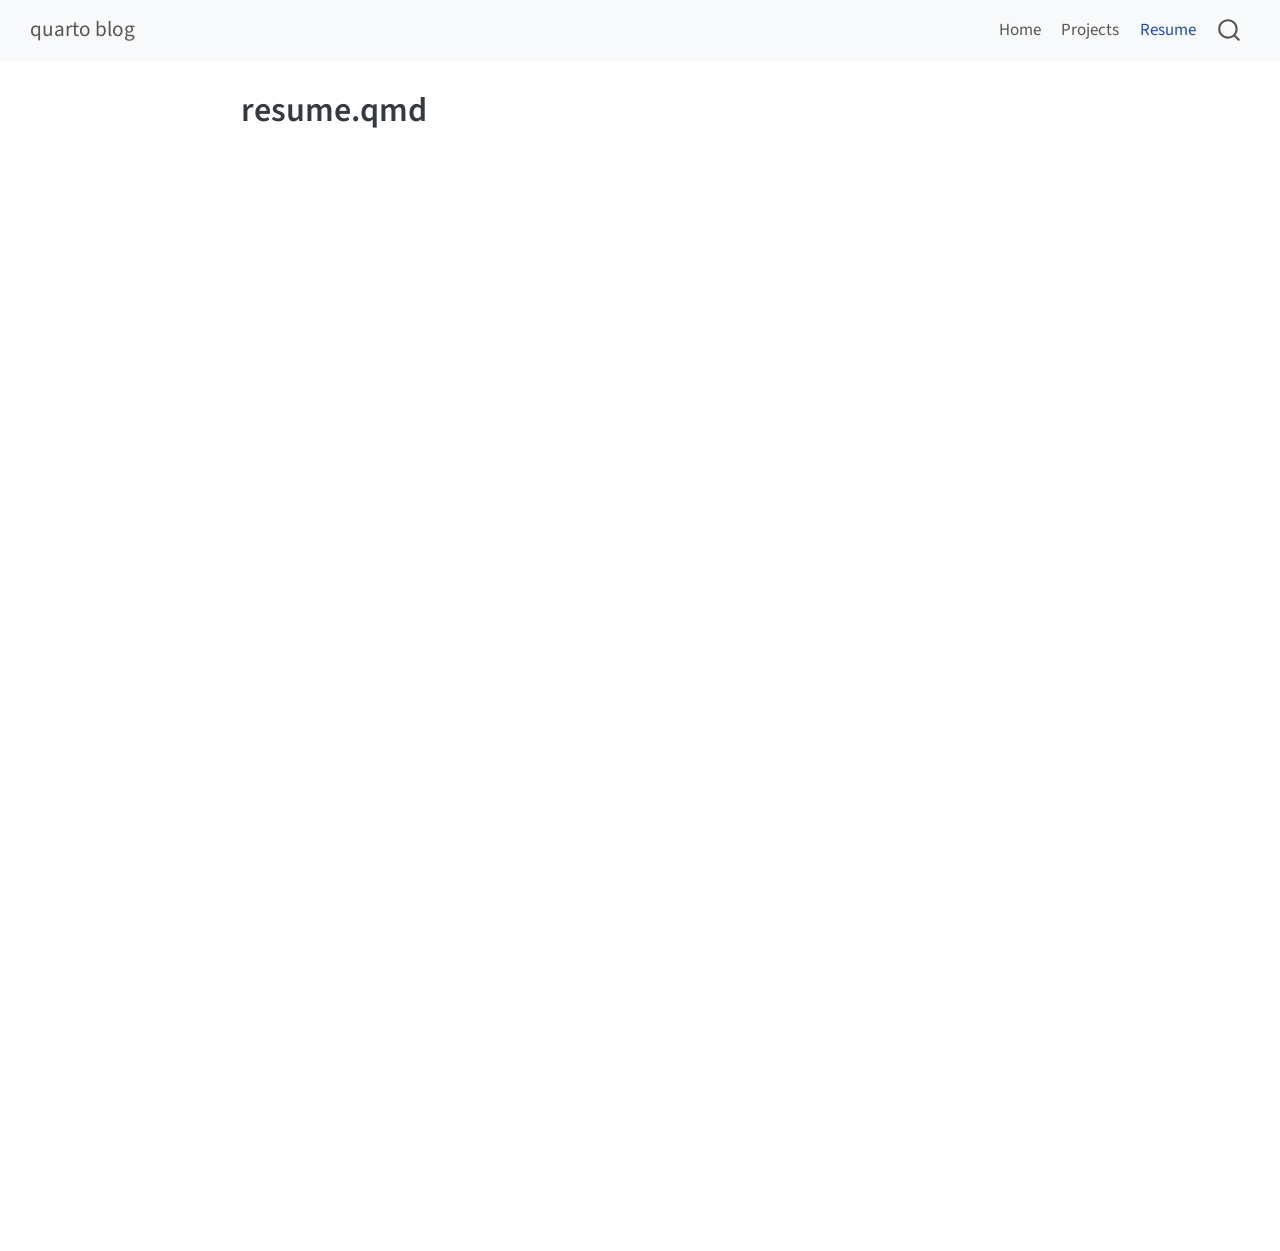
<file: docs/resume.html>
<!DOCTYPE html>
<html xmlns="http://www.w3.org/1999/xhtml" lang="en" xml:lang="en"><head>

<meta charset="utf-8">
<meta name="generator" content="quarto-1.9.38">

<meta name="viewport" content="width=device-width, initial-scale=1.0, user-scalable=yes">


<title>resume.qmd – quarto blog</title>
<style>
/* Default styles provided by pandoc.
** See https://pandoc.org/MANUAL.html#variables-for-html for config info.
*/
code{white-space: pre-wrap;}
span.smallcaps{font-variant: small-caps;}
div.columns{display: flex; gap: min(4vw, 1.5em);}
div.column{flex: auto; overflow-x: auto;}
div.hanging-indent{margin-left: 1.5em; text-indent: -1.5em;}
ul.task-list{list-style: none;}
ul.task-list li input[type="checkbox"] {
  width: 0.8em;
  margin: 0 0.8em 0.2em -1em; /* quarto-specific, see https://github.com/quarto-dev/quarto-cli/issues/4556 */ 
  vertical-align: middle;
}
</style>


<script src="site_libs/quarto-nav/quarto-nav.js"></script>
<script src="site_libs/quarto-nav/headroom.min.js"></script>
<script src="site_libs/clipboard/clipboard.min.js"></script>
<script src="site_libs/quarto-search/autocomplete.umd.js"></script>
<script src="site_libs/quarto-search/fuse.min.js"></script>
<script src="site_libs/quarto-search/quarto-search.js"></script>
<meta name="quarto:offset" content="./">
<script src="site_libs/quarto-html/quarto.js" type="module"></script>
<script src="site_libs/quarto-html/tabsets/tabsets.js" type="module"></script>
<script src="site_libs/quarto-html/popper.min.js"></script>
<script src="site_libs/quarto-html/tippy.umd.min.js"></script>
<script src="site_libs/quarto-html/anchor.min.js"></script>
<link href="site_libs/quarto-html/tippy.css" rel="stylesheet">
<link href="site_libs/quarto-html/quarto-syntax-highlighting-15634bcf2e68342d4ad2dfa704d543f6.css" rel="stylesheet" id="quarto-text-highlighting-styles">
<script src="site_libs/bootstrap/bootstrap.min.js"></script>
<link href="site_libs/bootstrap/bootstrap-icons.css" rel="stylesheet">
<link href="site_libs/bootstrap/bootstrap-a0f9fd0d421825b736dc1bbcbcba2219.min.css" rel="stylesheet" append-hash="true" id="quarto-bootstrap" data-mode="light">
<script id="quarto-search-options" type="application/json">{
  "location": "navbar",
  "copy-button": false,
  "collapse-after": 3,
  "panel-placement": "end",
  "type": "overlay",
  "limit": 50,
  "keyboard-shortcut": [
    "f",
    "/",
    "s"
  ],
  "show-item-context": false,
  "language": {
    "search-no-results-text": "No results",
    "search-matching-documents-text": "matching documents",
    "search-copy-link-title": "Copy link to search",
    "search-hide-matches-text": "Hide additional matches",
    "search-more-match-text": "more match in this document",
    "search-more-matches-text": "more matches in this document",
    "search-clear-button-title": "Clear",
    "search-text-placeholder": "",
    "search-detached-cancel-button-title": "Cancel",
    "search-submit-button-title": "Submit",
    "search-label": "Search"
  }
}</script>


<link rel="stylesheet" href="styles.css">
</head>

<body class="nav-fixed fullcontent quarto-light">

<div id="quarto-search-results"></div>
  <header id="quarto-header" class="headroom fixed-top">
    <nav class="navbar navbar-expand-lg " data-bs-theme="dark">
      <div class="navbar-container container-fluid">
      <div class="navbar-brand-container mx-auto">
    <a class="navbar-brand" href="./index.html">
    <span class="navbar-title">quarto blog</span>
    </a>
  </div>
            <div id="quarto-search" class="" title="Search"></div>
          <button class="navbar-toggler" type="button" data-bs-toggle="collapse" data-bs-target="#navbarCollapse" aria-controls="navbarCollapse" role="menu" aria-expanded="false" aria-label="Toggle navigation" onclick="if (window.quartoToggleHeadroom) { window.quartoToggleHeadroom(); }">
  <span class="navbar-toggler-icon"></span>
</button>
          <div class="collapse navbar-collapse" id="navbarCollapse">
            <ul class="navbar-nav navbar-nav-scroll ms-auto">
  <li class="nav-item">
    <a class="nav-link" href="./index.html"> 
<span class="menu-text">Home</span></a>
  </li>  
  <li class="nav-item">
    <a class="nav-link" href="./projects.html"> 
<span class="menu-text">Projects</span></a>
  </li>  
  <li class="nav-item">
    <a class="nav-link active" href="./resume.html" aria-current="page"> 
<span class="menu-text">Resume</span></a>
  </li>  
</ul>
          </div> <!-- /navcollapse -->
            <div class="quarto-navbar-tools">
</div>
      </div> <!-- /container-fluid -->
    </nav>
</header>
<!-- content -->
<div id="quarto-content" class="quarto-container page-columns page-rows-contents page-layout-article page-navbar">
<!-- sidebar -->
<!-- margin-sidebar -->
    
<!-- main -->
<main class="content" id="quarto-document-content">

<header id="title-block-header" class="quarto-title-block default">
<div class="quarto-title">
<h1 class="title">resume.qmd</h1>
</div>



<div class="quarto-title-meta">

    
  
    
  </div>
  


</header>


<iframe width="800" height="1000" src="Resume.pdf.pdf">
</iframe>



</main> <!-- /main -->
<script id="quarto-html-after-body" type="application/javascript">
  window.document.addEventListener("DOMContentLoaded", function (event) {
    const icon = "";
    const anchorJS = new window.AnchorJS();
    anchorJS.options = {
      placement: 'right',
      icon: icon
    };
    anchorJS.add('.anchored');
    const isCodeAnnotation = (el) => {
      for (const clz of el.classList) {
        if (clz.startsWith('code-annotation-')) {                     
          return true;
        }
      }
      return false;
    }
    const onCopySuccess = function(e) {
      // button target
      const button = e.trigger;
      // don't keep focus
      button.blur();
      // flash "checked"
      button.classList.add('code-copy-button-checked');
      var currentTitle = button.getAttribute("title");
      button.setAttribute("title", "Copied!");
      let tooltip;
      if (window.bootstrap) {
        button.setAttribute("data-bs-toggle", "tooltip");
        button.setAttribute("data-bs-placement", "left");
        button.setAttribute("data-bs-title", "Copied!");
        tooltip = new bootstrap.Tooltip(button, 
          { trigger: "manual", 
            customClass: "code-copy-button-tooltip",
            offset: [0, -8]});
        tooltip.show();    
      }
      setTimeout(function() {
        if (tooltip) {
          tooltip.hide();
          button.removeAttribute("data-bs-title");
          button.removeAttribute("data-bs-toggle");
          button.removeAttribute("data-bs-placement");
        }
        button.setAttribute("title", currentTitle);
        button.classList.remove('code-copy-button-checked');
      }, 1000);
      // clear code selection
      e.clearSelection();
    }
    const getTextToCopy = function(trigger) {
      const outerScaffold = trigger.parentElement.cloneNode(true);
      const codeEl = outerScaffold.querySelector('code');
      for (const childEl of codeEl.children) {
        if (isCodeAnnotation(childEl)) {
          childEl.remove();
        }
      }
      return codeEl.innerText;
    }
    const clipboard = new window.ClipboardJS('.code-copy-button:not([data-in-quarto-modal])', {
      text: getTextToCopy
    });
    clipboard.on('success', onCopySuccess);
    if (window.document.getElementById('quarto-embedded-source-code-modal')) {
      const clipboardModal = new window.ClipboardJS('.code-copy-button[data-in-quarto-modal]', {
        text: getTextToCopy,
        container: window.document.getElementById('quarto-embedded-source-code-modal')
      });
      clipboardModal.on('success', onCopySuccess);
    }
      var localhostRegex = new RegExp(/^(?:http|https):\/\/localhost\:?[0-9]*\//);
      var mailtoRegex = new RegExp(/^mailto:/);
        var filterRegex = new RegExp('/' + window.location.host + '/');
      var isInternal = (href) => {
          return filterRegex.test(href) || localhostRegex.test(href) || mailtoRegex.test(href);
      }
      // Inspect non-navigation links and adorn them if external
     var links = window.document.querySelectorAll('a[href]:not(.nav-link):not(.navbar-brand):not(.toc-action):not(.sidebar-link):not(.sidebar-item-toggle):not(.pagination-link):not(.no-external):not([aria-hidden]):not(.dropdown-item):not(.quarto-navigation-tool):not(.about-link)');
      for (var i=0; i<links.length; i++) {
        const link = links[i];
        if (!isInternal(link.href)) {
          // undo the damage that might have been done by quarto-nav.js in the case of
          // links that we want to consider external
          if (link.dataset.originalHref !== undefined) {
            link.href = link.dataset.originalHref;
          }
        }
      }
    function tippyHover(el, contentFn, onTriggerFn, onUntriggerFn) {
      const config = {
        allowHTML: true,
        maxWidth: 500,
        delay: 100,
        arrow: false,
        appendTo: function(el) {
            return el.parentElement;
        },
        interactive: true,
        interactiveBorder: 10,
        theme: 'quarto',
        placement: 'bottom-start',
      };
      if (contentFn) {
        config.content = contentFn;
      }
      if (onTriggerFn) {
        config.onTrigger = onTriggerFn;
      }
      if (onUntriggerFn) {
        config.onUntrigger = onUntriggerFn;
      }
      window.tippy(el, config); 
    }
    const noterefs = window.document.querySelectorAll('a[role="doc-noteref"]');
    for (var i=0; i<noterefs.length; i++) {
      const ref = noterefs[i];
      tippyHover(ref, function() {
        // use id or data attribute instead here
        let href = ref.getAttribute('data-footnote-href') || ref.getAttribute('href');
        try { href = new URL(href).hash; } catch {}
        const id = href.replace(/^#\/?/, "");
        const note = window.document.getElementById(id);
        if (note) {
          return note.innerHTML;
        } else {
          return "";
        }
      });
    }
    const xrefs = window.document.querySelectorAll('a.quarto-xref');
    const processXRef = (id, note) => {
      // Strip column container classes
      const stripColumnClz = (el) => {
        el.classList.remove("page-full", "page-columns");
        if (el.children) {
          for (const child of el.children) {
            stripColumnClz(child);
          }
        }
      }
      stripColumnClz(note)
      if (id === null || id.startsWith('sec-')) {
        // Special case sections, only their first couple elements
        const container = document.createElement("div");
        if (note.children && note.children.length > 2) {
          container.appendChild(note.children[0].cloneNode(true));
          for (let i = 1; i < note.children.length; i++) {
            const child = note.children[i];
            if (child.tagName === "P" && child.innerText === "") {
              continue;
            } else {
              container.appendChild(child.cloneNode(true));
              break;
            }
          }
          if (window.Quarto?.typesetMath) {
            window.Quarto.typesetMath(container);
          }
          return container.innerHTML
        } else {
          if (window.Quarto?.typesetMath) {
            window.Quarto.typesetMath(note);
          }
          return note.innerHTML;
        }
      } else {
        // Remove any anchor links if they are present
        const anchorLink = note.querySelector('a.anchorjs-link');
        if (anchorLink) {
          anchorLink.remove();
        }
        if (window.Quarto?.typesetMath) {
          window.Quarto.typesetMath(note);
        }
        if (note.classList.contains("callout")) {
          return note.outerHTML;
        } else {
          return note.innerHTML;
        }
      }
    }
    for (var i=0; i<xrefs.length; i++) {
      const xref = xrefs[i];
      tippyHover(xref, undefined, function(instance) {
        instance.disable();
        let url = xref.getAttribute('href');
        let hash = undefined; 
        if (url.startsWith('#')) {
          hash = url;
        } else {
          try { hash = new URL(url).hash; } catch {}
        }
        if (hash) {
          const id = hash.replace(/^#\/?/, "");
          const note = window.document.getElementById(id);
          if (note !== null) {
            try {
              const html = processXRef(id, note.cloneNode(true));
              instance.setContent(html);
            } finally {
              instance.enable();
              instance.show();
            }
          } else {
            // See if we can fetch this
            fetch(url.split('#')[0])
            .then(res => res.text())
            .then(html => {
              const parser = new DOMParser();
              const htmlDoc = parser.parseFromString(html, "text/html");
              const note = htmlDoc.getElementById(id);
              if (note !== null) {
                const html = processXRef(id, note);
                instance.setContent(html);
              } 
            }).finally(() => {
              instance.enable();
              instance.show();
            });
          }
        } else {
          // See if we can fetch a full url (with no hash to target)
          // This is a special case and we should probably do some content thinning / targeting
          fetch(url)
          .then(res => res.text())
          .then(html => {
            const parser = new DOMParser();
            const htmlDoc = parser.parseFromString(html, "text/html");
            const note = htmlDoc.querySelector('main.content');
            if (note !== null) {
              // This should only happen for chapter cross references
              // (since there is no id in the URL)
              // remove the first header
              if (note.children.length > 0 && note.children[0].tagName === "HEADER") {
                note.children[0].remove();
              }
              const html = processXRef(null, note);
              instance.setContent(html);
            } 
          }).finally(() => {
            instance.enable();
            instance.show();
          });
        }
      }, function(instance) {
      });
    }
        let selectedAnnoteEl;
        const selectorForAnnotation = ( cell, annotation) => {
          let cellAttr = 'data-code-cell="' + cell + '"';
          let lineAttr = 'data-code-annotation="' +  annotation + '"';
          const selector = 'span[' + cellAttr + '][' + lineAttr + ']';
          return selector;
        }
        const selectCodeLines = (annoteEl) => {
          const doc = window.document;
          const targetCell = annoteEl.getAttribute("data-target-cell");
          const targetAnnotation = annoteEl.getAttribute("data-target-annotation");
          const annoteSpan = window.document.querySelector(selectorForAnnotation(targetCell, targetAnnotation));
          const lines = annoteSpan.getAttribute("data-code-lines").split(",");
          const lineIds = lines.map((line) => {
            return targetCell + "-" + line;
          })
          let top = null;
          let height = null;
          let parent = null;
          if (lineIds.length > 0) {
              //compute the position of the single el (top and bottom and make a div)
              const el = window.document.getElementById(lineIds[0]);
              top = el.offsetTop;
              height = el.offsetHeight;
              parent = el.parentElement.parentElement;
            if (lineIds.length > 1) {
              const lastEl = window.document.getElementById(lineIds[lineIds.length - 1]);
              const bottom = lastEl.offsetTop + lastEl.offsetHeight;
              height = bottom - top;
            }
            if (top !== null && height !== null && parent !== null) {
              // cook up a div (if necessary) and position it 
              let div = window.document.getElementById("code-annotation-line-highlight");
              if (div === null) {
                div = window.document.createElement("div");
                div.setAttribute("id", "code-annotation-line-highlight");
                div.style.position = 'absolute';
                parent.appendChild(div);
              }
              div.style.top = top - 2 + "px";
              div.style.height = height + 4 + "px";
              div.style.left = 0;
              let gutterDiv = window.document.getElementById("code-annotation-line-highlight-gutter");
              if (gutterDiv === null) {
                gutterDiv = window.document.createElement("div");
                gutterDiv.setAttribute("id", "code-annotation-line-highlight-gutter");
                gutterDiv.style.position = 'absolute';
                const codeCell = window.document.getElementById(targetCell);
                const gutter = codeCell.querySelector('.code-annotation-gutter');
                gutter.appendChild(gutterDiv);
              }
              gutterDiv.style.top = top - 2 + "px";
              gutterDiv.style.height = height + 4 + "px";
            }
            selectedAnnoteEl = annoteEl;
          }
        };
        const unselectCodeLines = () => {
          const elementsIds = ["code-annotation-line-highlight", "code-annotation-line-highlight-gutter"];
          elementsIds.forEach((elId) => {
            const div = window.document.getElementById(elId);
            if (div) {
              div.remove();
            }
          });
          selectedAnnoteEl = undefined;
        };
          // Handle positioning of the toggle
      window.addEventListener(
        "resize",
        throttle(() => {
          elRect = undefined;
          if (selectedAnnoteEl) {
            selectCodeLines(selectedAnnoteEl);
          }
        }, 10)
      );
      function throttle(fn, ms) {
      let throttle = false;
      let timer;
        return (...args) => {
          if(!throttle) { // first call gets through
              fn.apply(this, args);
              throttle = true;
          } else { // all the others get throttled
              if(timer) clearTimeout(timer); // cancel #2
              timer = setTimeout(() => {
                fn.apply(this, args);
                timer = throttle = false;
              }, ms);
          }
        };
      }
        // Attach click handler to the DT
        const annoteDls = window.document.querySelectorAll('dt[data-target-cell]');
        for (const annoteDlNode of annoteDls) {
          annoteDlNode.addEventListener('click', (event) => {
            const clickedEl = event.target;
            if (clickedEl !== selectedAnnoteEl) {
              unselectCodeLines();
              const activeEl = window.document.querySelector('dt[data-target-cell].code-annotation-active');
              if (activeEl) {
                activeEl.classList.remove('code-annotation-active');
              }
              selectCodeLines(clickedEl);
              clickedEl.classList.add('code-annotation-active');
            } else {
              // Unselect the line
              unselectCodeLines();
              clickedEl.classList.remove('code-annotation-active');
            }
          });
        }
    const findCites = (el) => {
      const parentEl = el.parentElement;
      if (parentEl) {
        const cites = parentEl.dataset.cites;
        if (cites) {
          return {
            el,
            cites: cites.split(' ')
          };
        } else {
          return findCites(el.parentElement)
        }
      } else {
        return undefined;
      }
    };
    var bibliorefs = window.document.querySelectorAll('a[role="doc-biblioref"]');
    for (var i=0; i<bibliorefs.length; i++) {
      const ref = bibliorefs[i];
      const citeInfo = findCites(ref);
      if (citeInfo) {
        tippyHover(citeInfo.el, function() {
          var popup = window.document.createElement('div');
          citeInfo.cites.forEach(function(cite) {
            var citeDiv = window.document.createElement('div');
            citeDiv.classList.add('hanging-indent');
            citeDiv.classList.add('csl-entry');
            var biblioDiv = window.document.getElementById('ref-' + cite);
            if (biblioDiv) {
              citeDiv.innerHTML = biblioDiv.innerHTML;
            }
            popup.appendChild(citeDiv);
          });
          return popup.innerHTML;
        });
      }
    }
  });
  </script>
</div> <!-- /content -->




</body></html>
</file>
<file: docs/site_libs/quarto-html/tippy.css>
.tippy-box[data-animation=fade][data-state=hidden]{opacity:0}[data-tippy-root]{max-width:calc(100vw - 10px)}.tippy-box{position:relative;background-color:#333;color:#fff;border-radius:4px;font-size:14px;line-height:1.4;white-space:normal;outline:0;transition-property:transform,visibility,opacity}.tippy-box[data-placement^=top]>.tippy-arrow{bottom:0}.tippy-box[data-placement^=top]>.tippy-arrow:before{bottom:-7px;left:0;border-width:8px 8px 0;border-top-color:initial;transform-origin:center top}.tippy-box[data-placement^=bottom]>.tippy-arrow{top:0}.tippy-box[data-placement^=bottom]>.tippy-arrow:before{top:-7px;left:0;border-width:0 8px 8px;border-bottom-color:initial;transform-origin:center bottom}.tippy-box[data-placement^=left]>.tippy-arrow{right:0}.tippy-box[data-placement^=left]>.tippy-arrow:before{border-width:8px 0 8px 8px;border-left-color:initial;right:-7px;transform-origin:center left}.tippy-box[data-placement^=right]>.tippy-arrow{left:0}.tippy-box[data-placement^=right]>.tippy-arrow:before{left:-7px;border-width:8px 8px 8px 0;border-right-color:initial;transform-origin:center right}.tippy-box[data-inertia][data-state=visible]{transition-timing-function:cubic-bezier(.54,1.5,.38,1.11)}.tippy-arrow{width:16px;height:16px;color:#333}.tippy-arrow:before{content:"";position:absolute;border-color:transparent;border-style:solid}.tippy-content{position:relative;padding:5px 9px;z-index:1}
</file>
<file: docs/site_libs/quarto-html/quarto-syntax-highlighting-15634bcf2e68342d4ad2dfa704d543f6.css>
/* quarto syntax highlight colors */
:root {
  --quarto-hl-ot-color: #003B4F;
  --quarto-hl-at-color: #657422;
  --quarto-hl-ss-color: #20794D;
  --quarto-hl-an-color: #5E5E5E;
  --quarto-hl-fu-color: #4758AB;
  --quarto-hl-st-color: #20794D;
  --quarto-hl-cf-color: #003B4F;
  --quarto-hl-op-color: #5E5E5E;
  --quarto-hl-er-color: #AD0000;
  --quarto-hl-bn-color: #AD0000;
  --quarto-hl-al-color: #AD0000;
  --quarto-hl-va-color: #111111;
  --quarto-hl-bu-color: inherit;
  --quarto-hl-ex-color: inherit;
  --quarto-hl-pp-color: #AD0000;
  --quarto-hl-in-color: #5E5E5E;
  --quarto-hl-vs-color: #20794D;
  --quarto-hl-wa-color: #5E5E5E;
  --quarto-hl-do-color: #5E5E5E;
  --quarto-hl-im-color: #00769E;
  --quarto-hl-ch-color: #20794D;
  --quarto-hl-dt-color: #AD0000;
  --quarto-hl-fl-color: #AD0000;
  --quarto-hl-co-color: #5E5E5E;
  --quarto-hl-cv-color: #5E5E5E;
  --quarto-hl-cn-color: #8f5902;
  --quarto-hl-sc-color: #5E5E5E;
  --quarto-hl-dv-color: #AD0000;
  --quarto-hl-kw-color: #003B4F;
}

/* other quarto variables */
:root {
  --quarto-font-monospace: SFMono-Regular, Menlo, Monaco, Consolas, "Liberation Mono", "Courier New", monospace;
}

/* syntax highlight based on Pandoc's rules */
pre > code.sourceCode > span {
  color: #003B4F;
}

code.sourceCode > span {
  color: #003B4F;
}

div.sourceCode,
div.sourceCode pre.sourceCode {
  color: #003B4F;
}

/* Normal */
code span {
  color: #003B4F;
}

/* Alert */
code span.al {
  color: #AD0000;
  font-style: inherit;
}

/* Annotation */
code span.an {
  color: #5E5E5E;
  font-style: inherit;
}

/* Attribute */
code span.at {
  color: #657422;
  font-style: inherit;
}

/* BaseN */
code span.bn {
  color: #AD0000;
  font-style: inherit;
}

/* BuiltIn */
code span.bu {
  font-style: inherit;
}

/* ControlFlow */
code span.cf {
  color: #003B4F;
  font-weight: bold;
  font-style: inherit;
}

/* Char */
code span.ch {
  color: #20794D;
  font-style: inherit;
}

/* Constant */
code span.cn {
  color: #8f5902;
  font-style: inherit;
}

/* Comment */
code span.co {
  color: #5E5E5E;
  font-style: inherit;
}

/* CommentVar */
code span.cv {
  color: #5E5E5E;
  font-style: italic;
}

/* Documentation */
code span.do {
  color: #5E5E5E;
  font-style: italic;
}

/* DataType */
code span.dt {
  color: #AD0000;
  font-style: inherit;
}

/* DecVal */
code span.dv {
  color: #AD0000;
  font-style: inherit;
}

/* Error */
code span.er {
  color: #AD0000;
  font-style: inherit;
}

/* Extension */
code span.ex {
  font-style: inherit;
}

/* Float */
code span.fl {
  color: #AD0000;
  font-style: inherit;
}

/* Function */
code span.fu {
  color: #4758AB;
  font-style: inherit;
}

/* Import */
code span.im {
  color: #00769E;
  font-style: inherit;
}

/* Information */
code span.in {
  color: #5E5E5E;
  font-style: inherit;
}

/* Keyword */
code span.kw {
  color: #003B4F;
  font-weight: bold;
  font-style: inherit;
}

/* Operator */
code span.op {
  color: #5E5E5E;
  font-style: inherit;
}

/* Other */
code span.ot {
  color: #003B4F;
  font-style: inherit;
}

/* Preprocessor */
code span.pp {
  color: #AD0000;
  font-style: inherit;
}

/* SpecialChar */
code span.sc {
  color: #5E5E5E;
  font-style: inherit;
}

/* SpecialString */
code span.ss {
  color: #20794D;
  font-style: inherit;
}

/* String */
code span.st {
  color: #20794D;
  font-style: inherit;
}

/* Variable */
code span.va {
  color: #111111;
  font-style: inherit;
}

/* VerbatimString */
code span.vs {
  color: #20794D;
  font-style: inherit;
}

/* Warning */
code span.wa {
  color: #5E5E5E;
  font-style: italic;
}

.prevent-inlining {
  content: "</";
}

/*# sourceMappingURL=f23921c56f73e400b49028c9186a1aa0.css.map */
</file>
<file: docs/styles.css>
/* css styles */
</file>
<file: docs/posts/march-madness/project.css>
.quarto-title-banner { background: #153e52; }
.quarto-title-banner .title, .quarto-title-banner .subtitle { color: #fff; }
main { line-height: 1.65; }
main h2 { color: #153e52; margin-top: 2.8rem; }
main h3 { font-size: 1.2rem; margin-top: 1.8rem; }
main .quarto-figure img { border: 1px solid #dce3e7; border-radius: 6px; }
.btn-primary { background-color: #17617a; border-color: #17617a; }
figcaption { font-size: .9rem; color: #52606b; }
</file>
